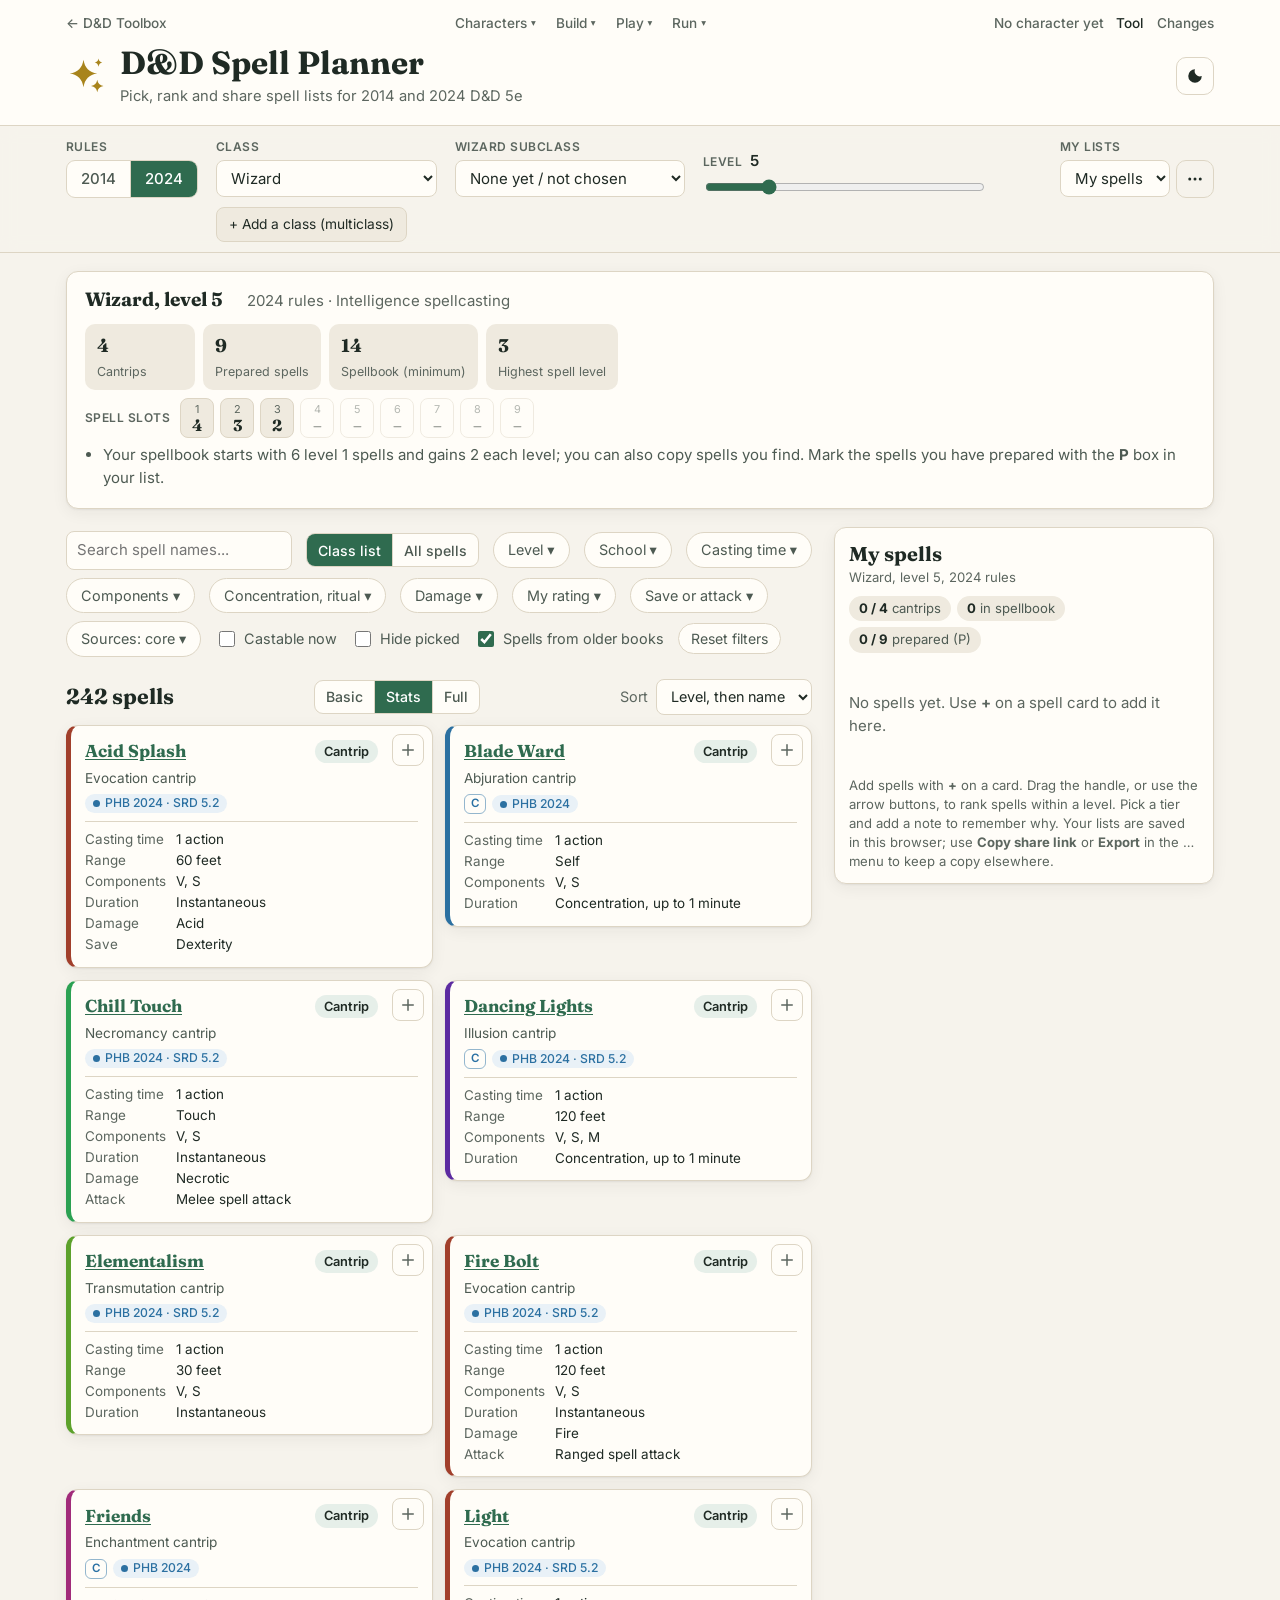
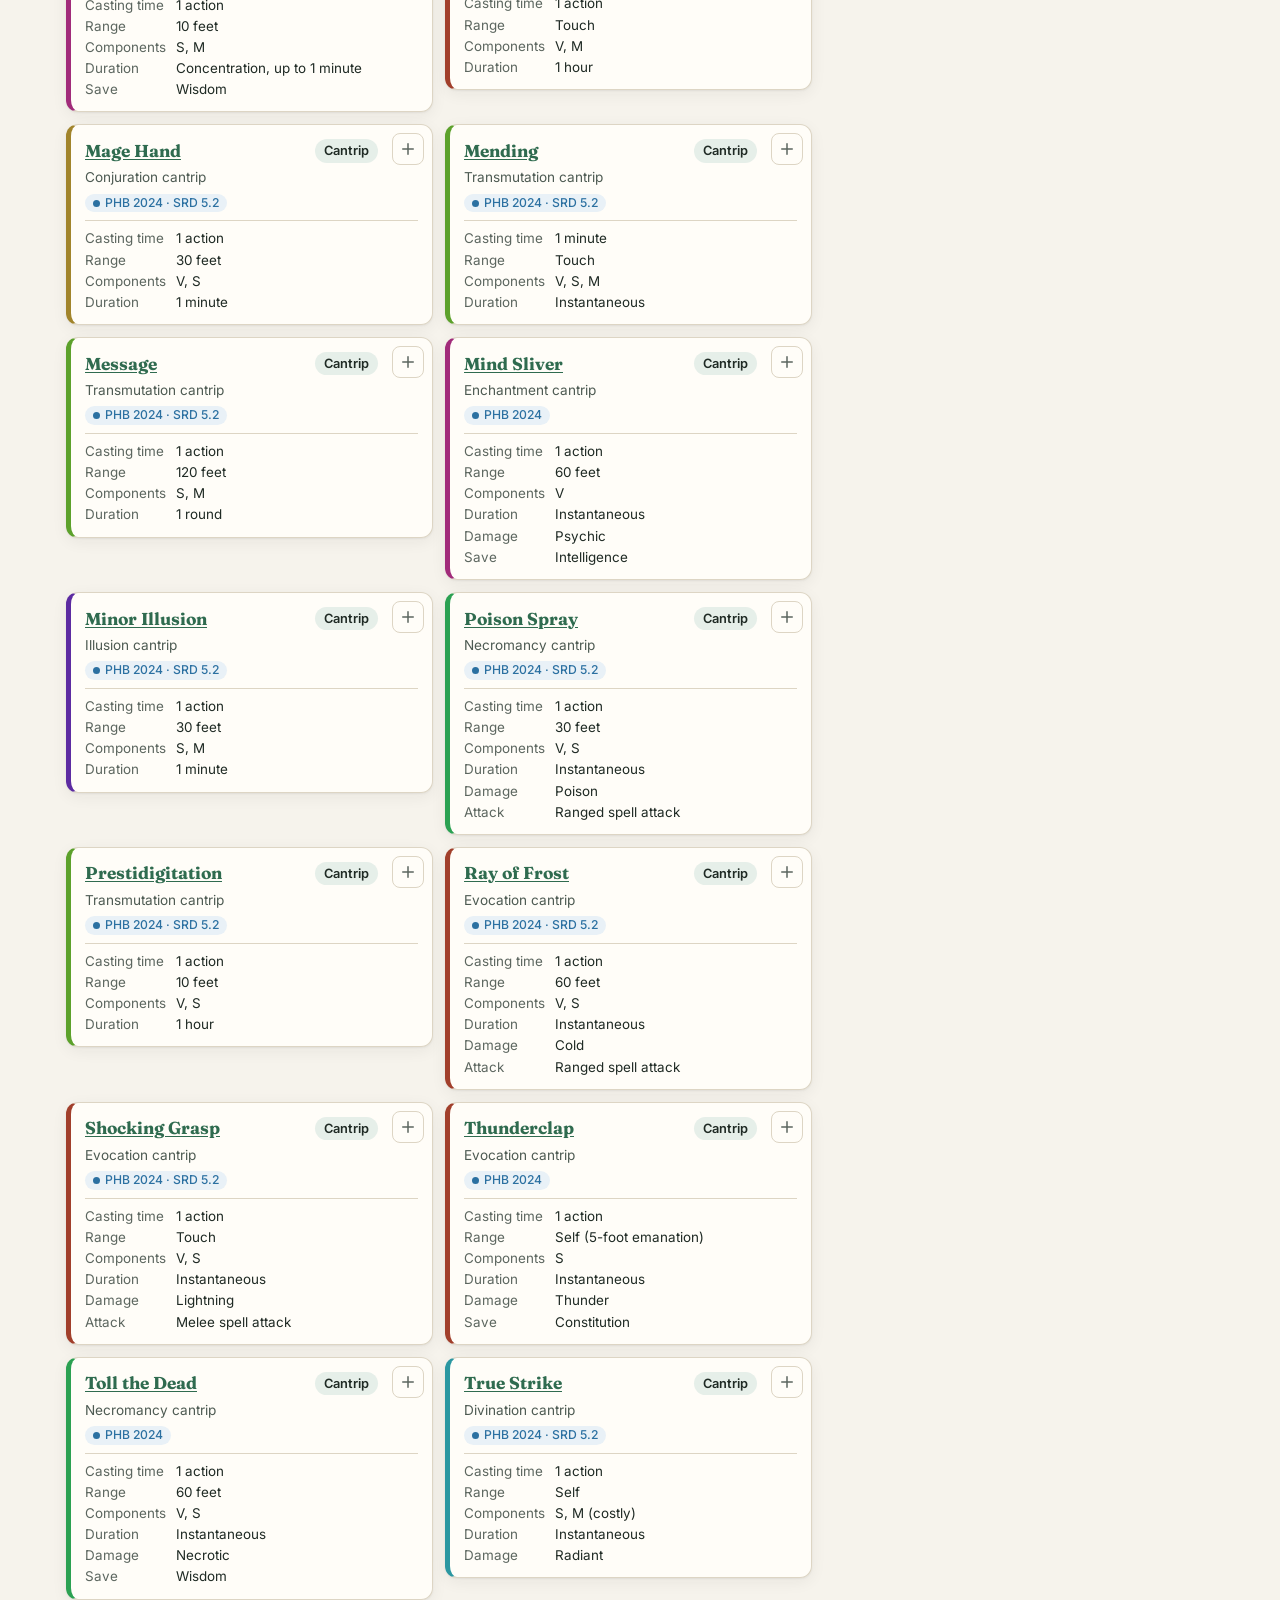
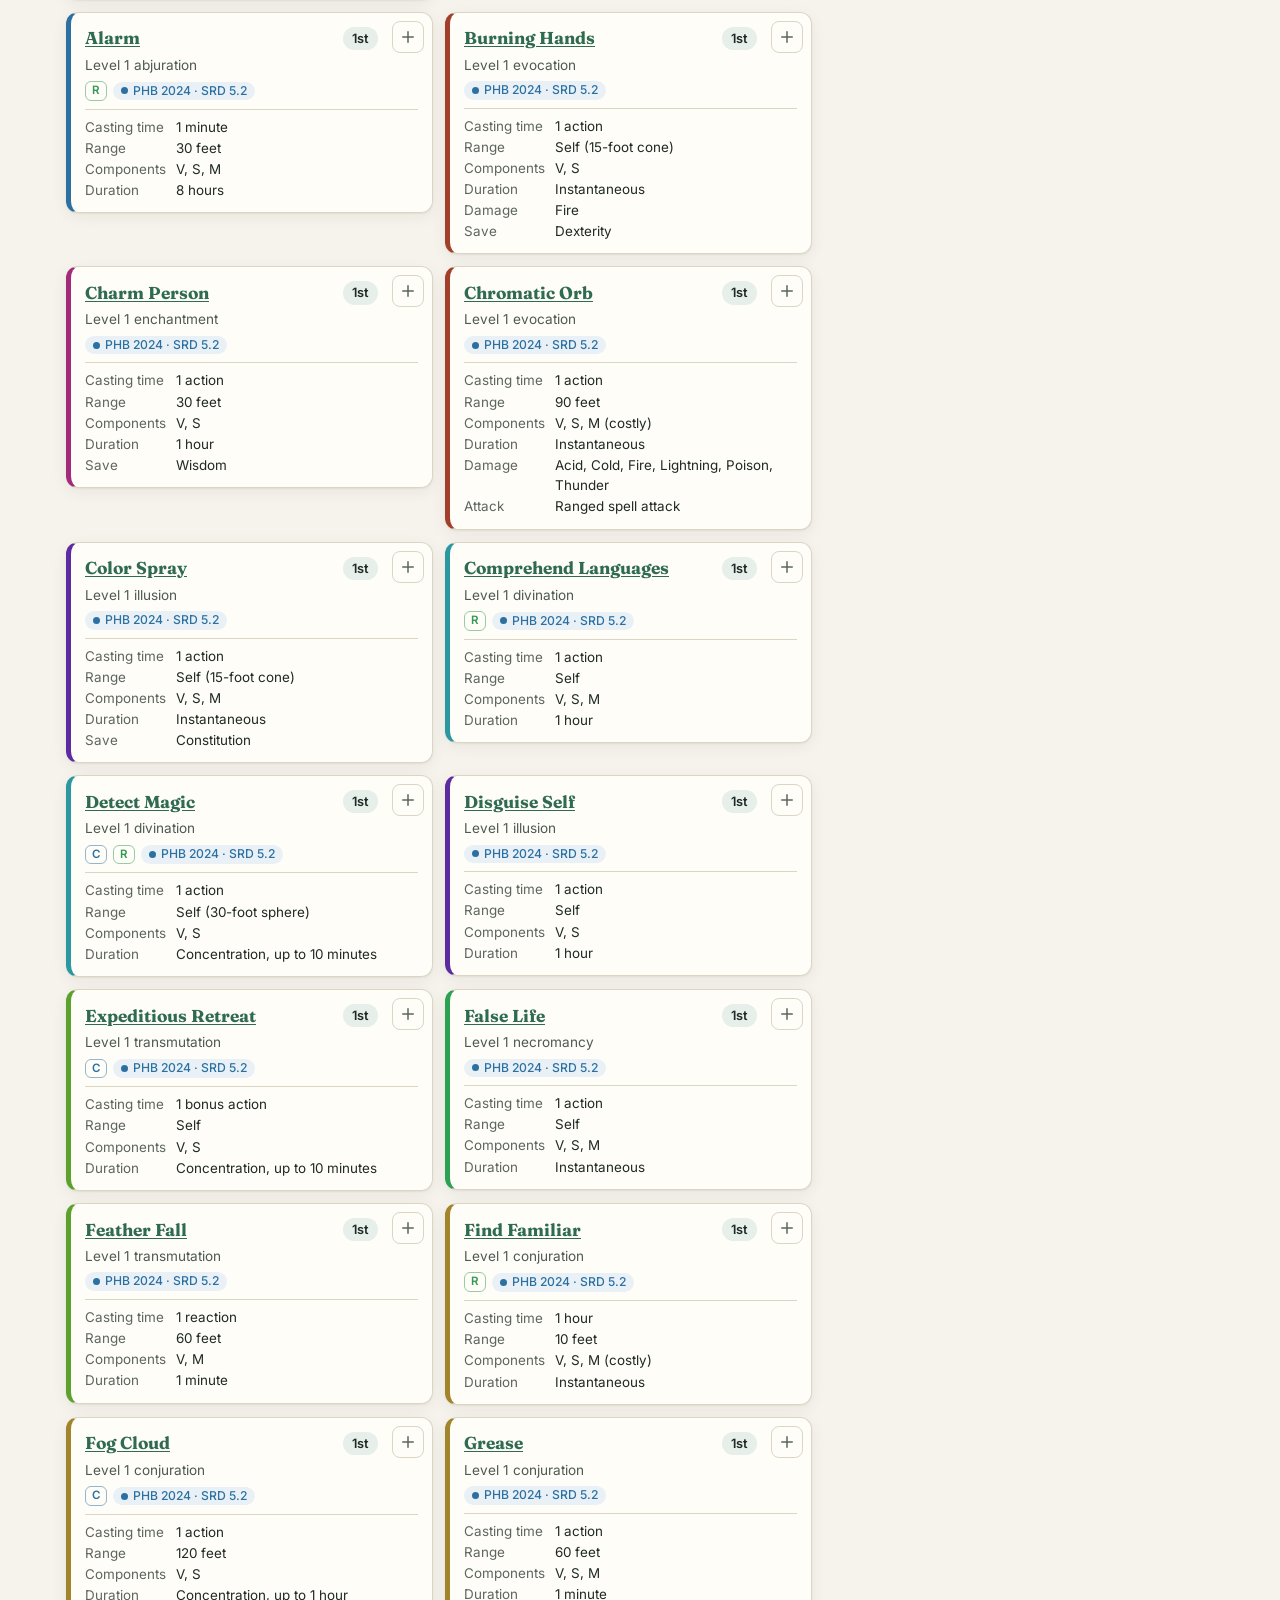
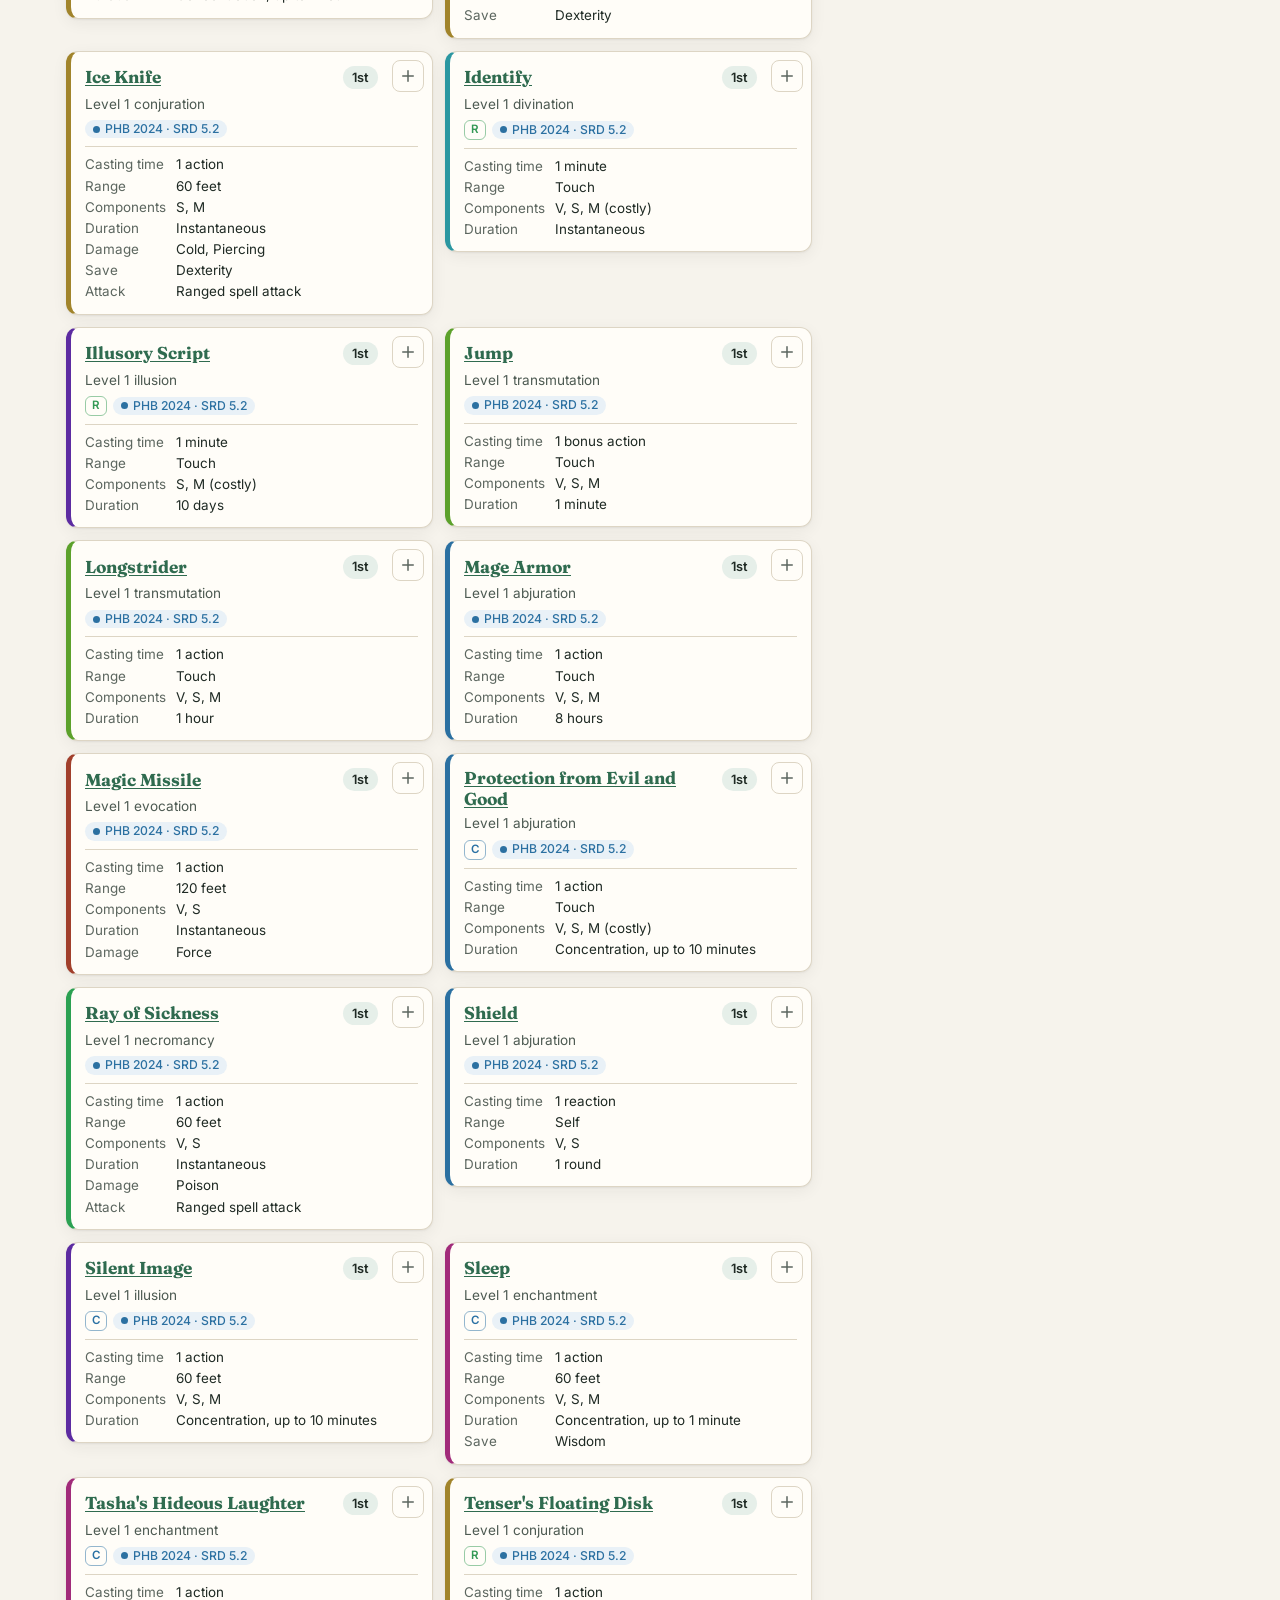
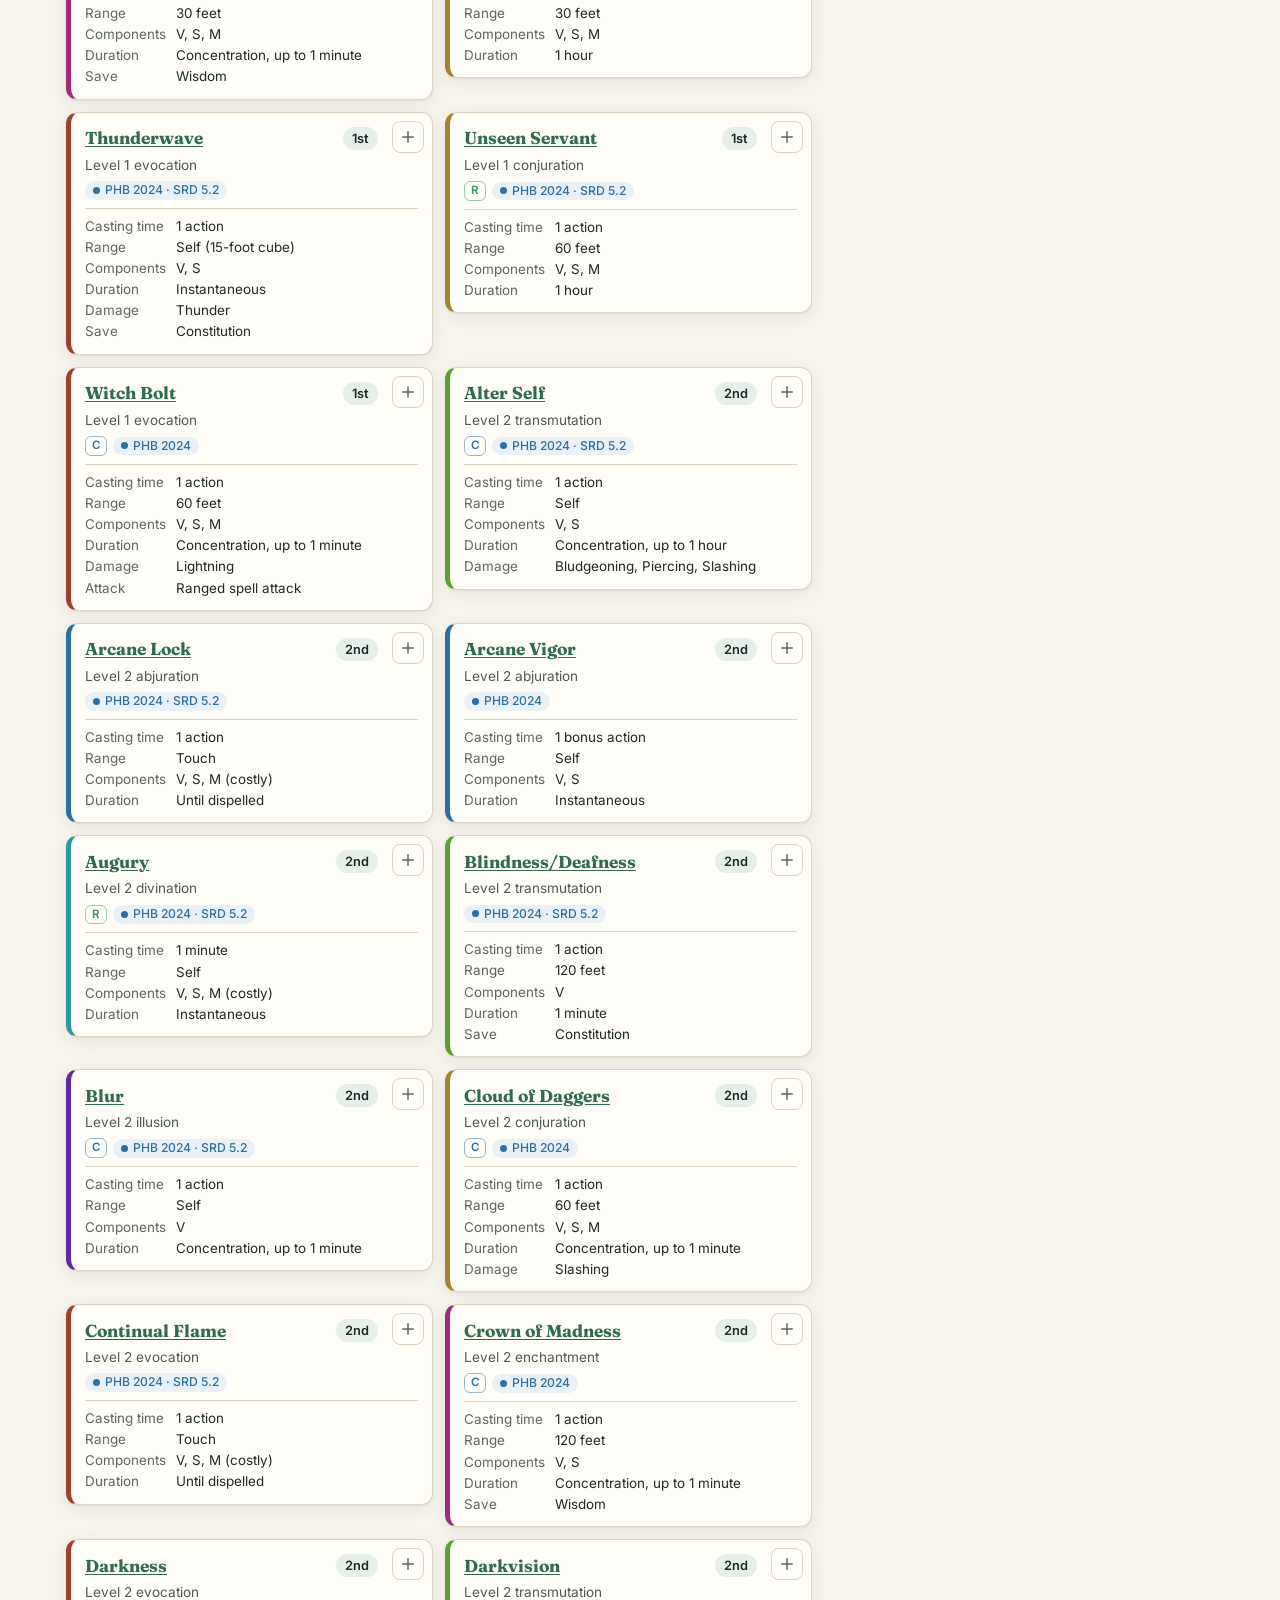
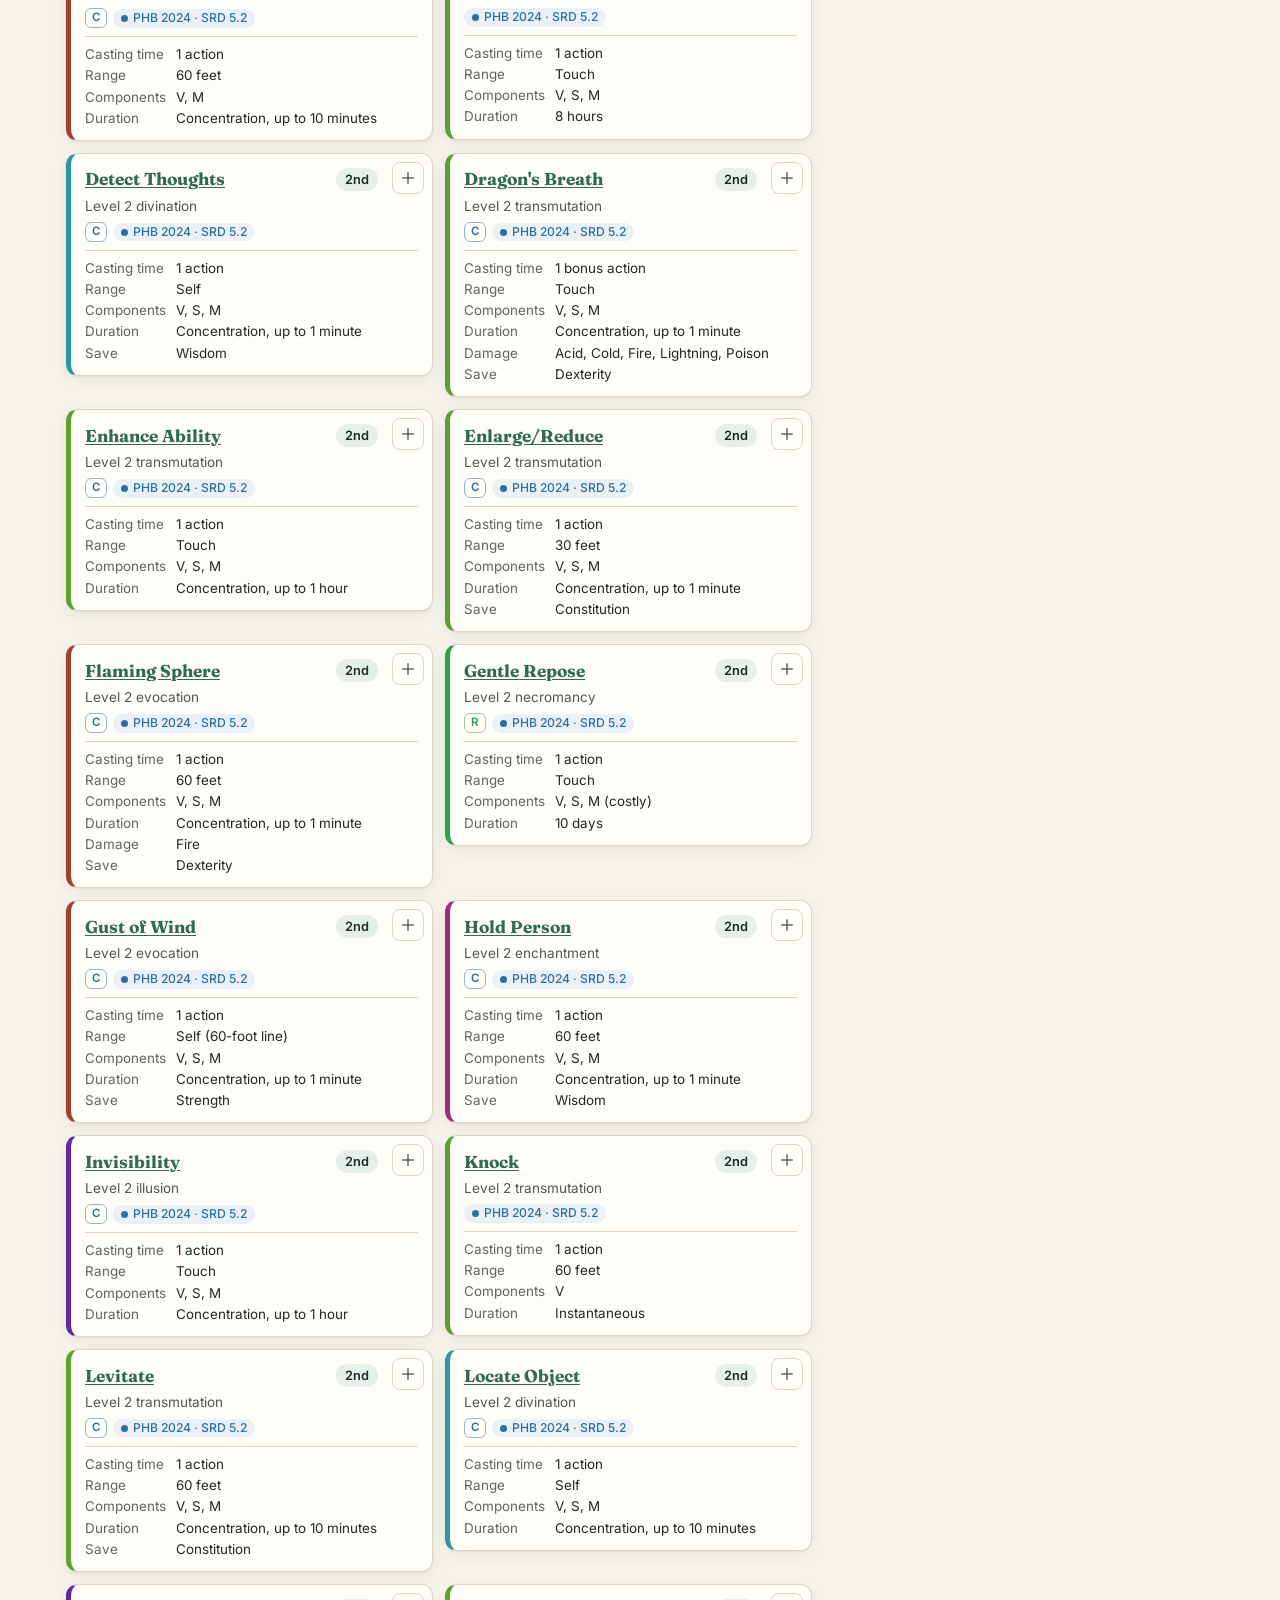
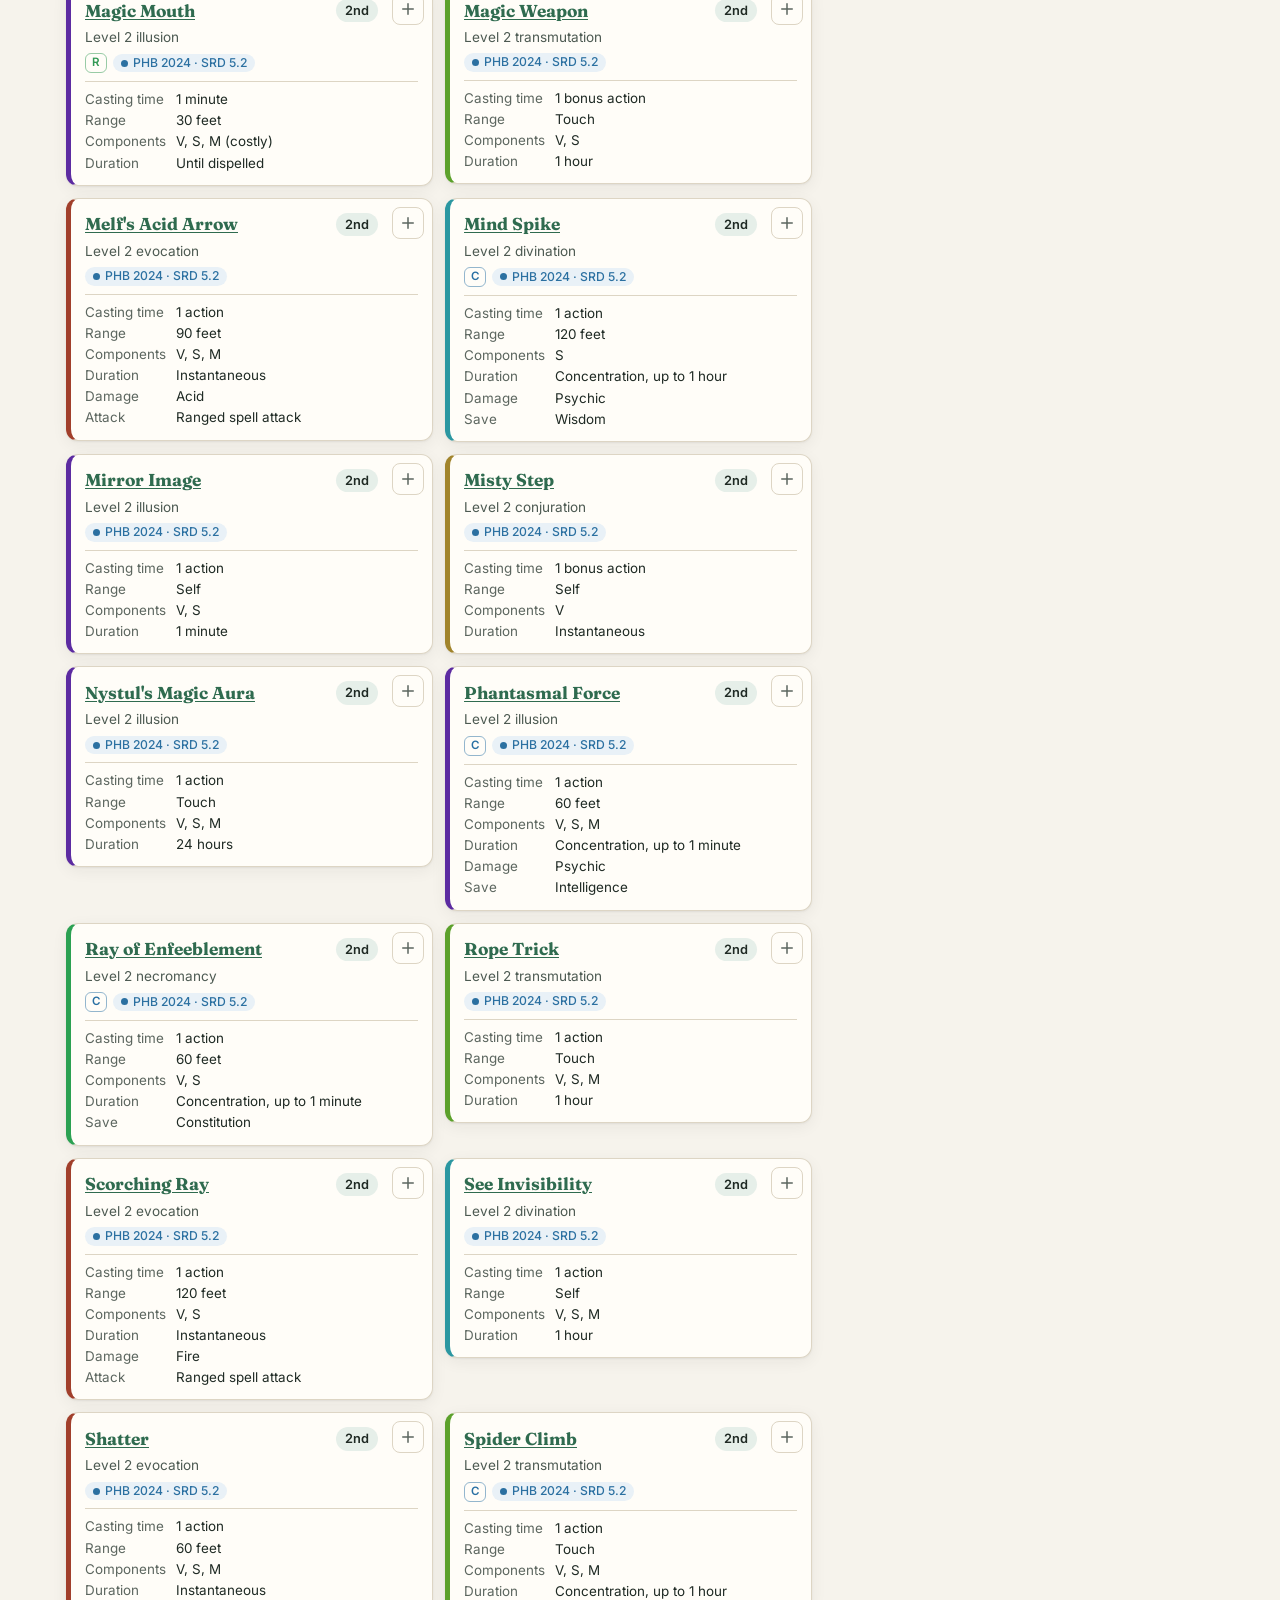
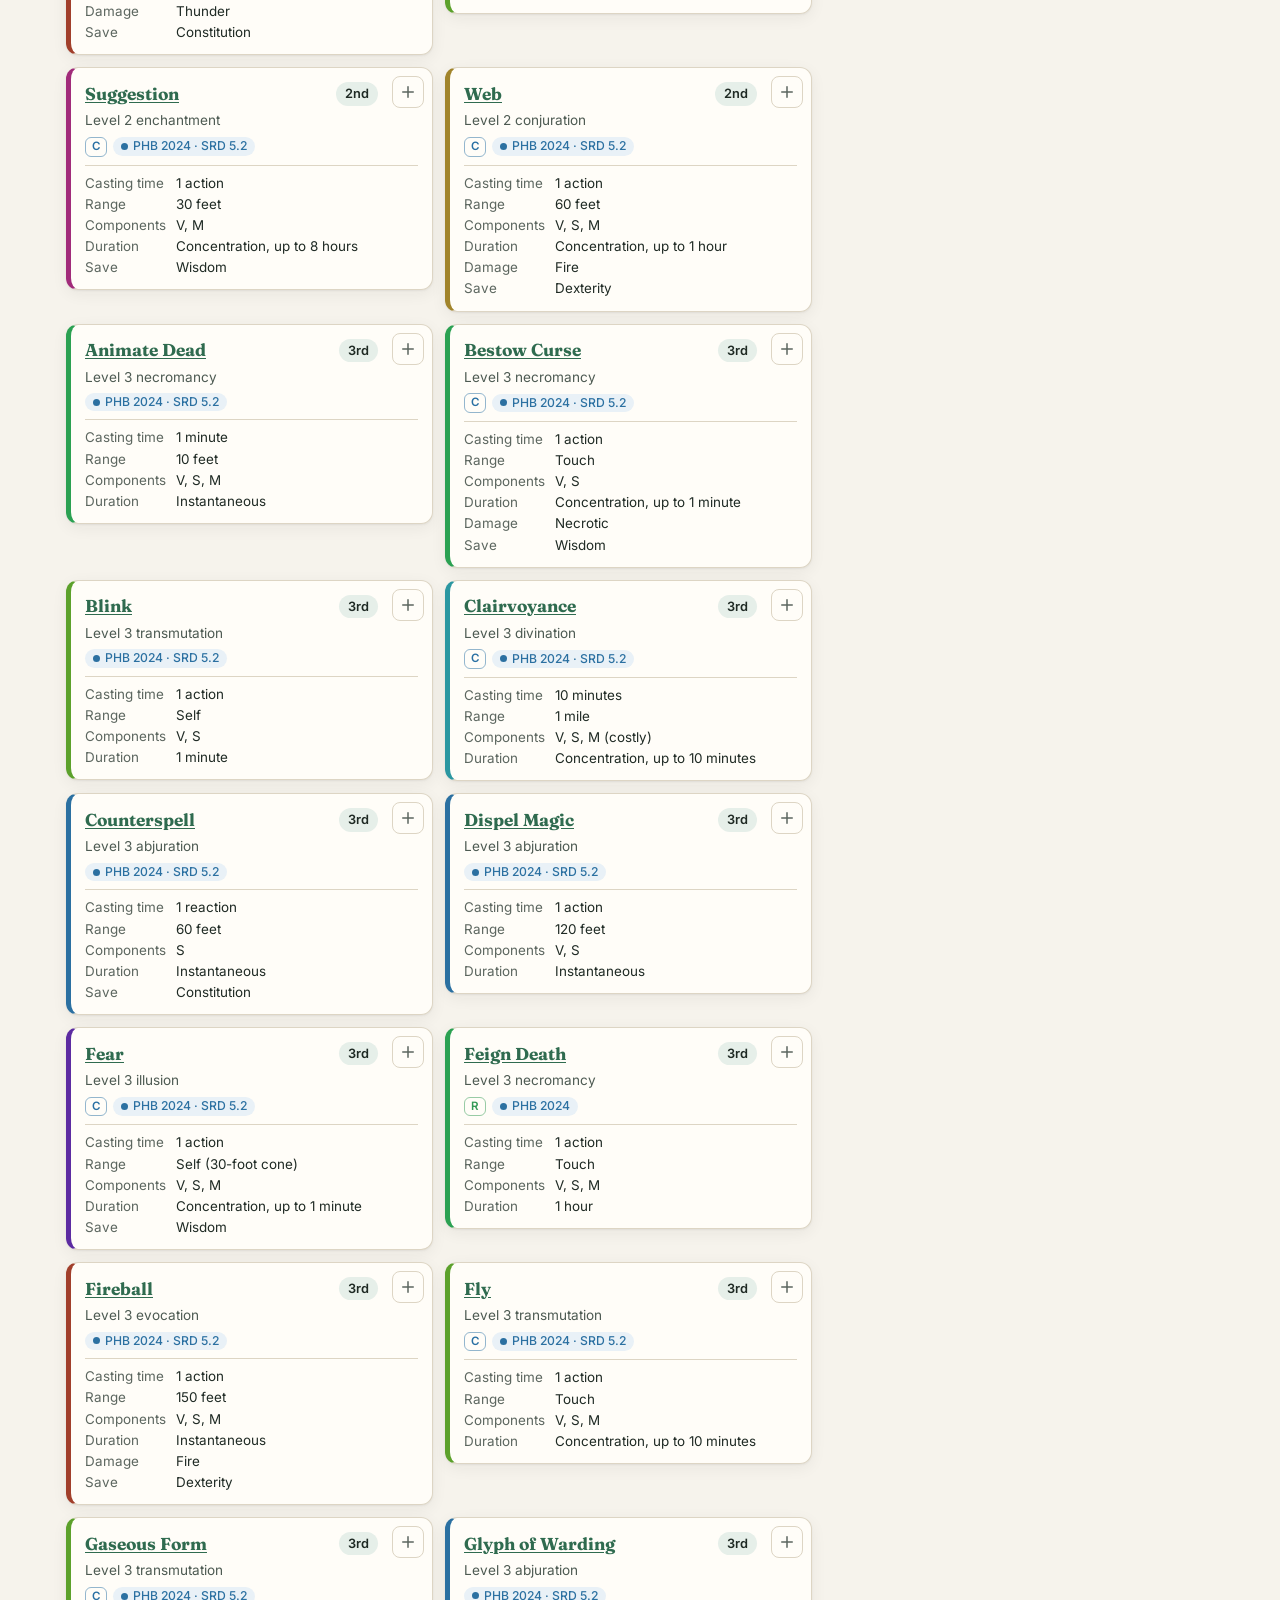
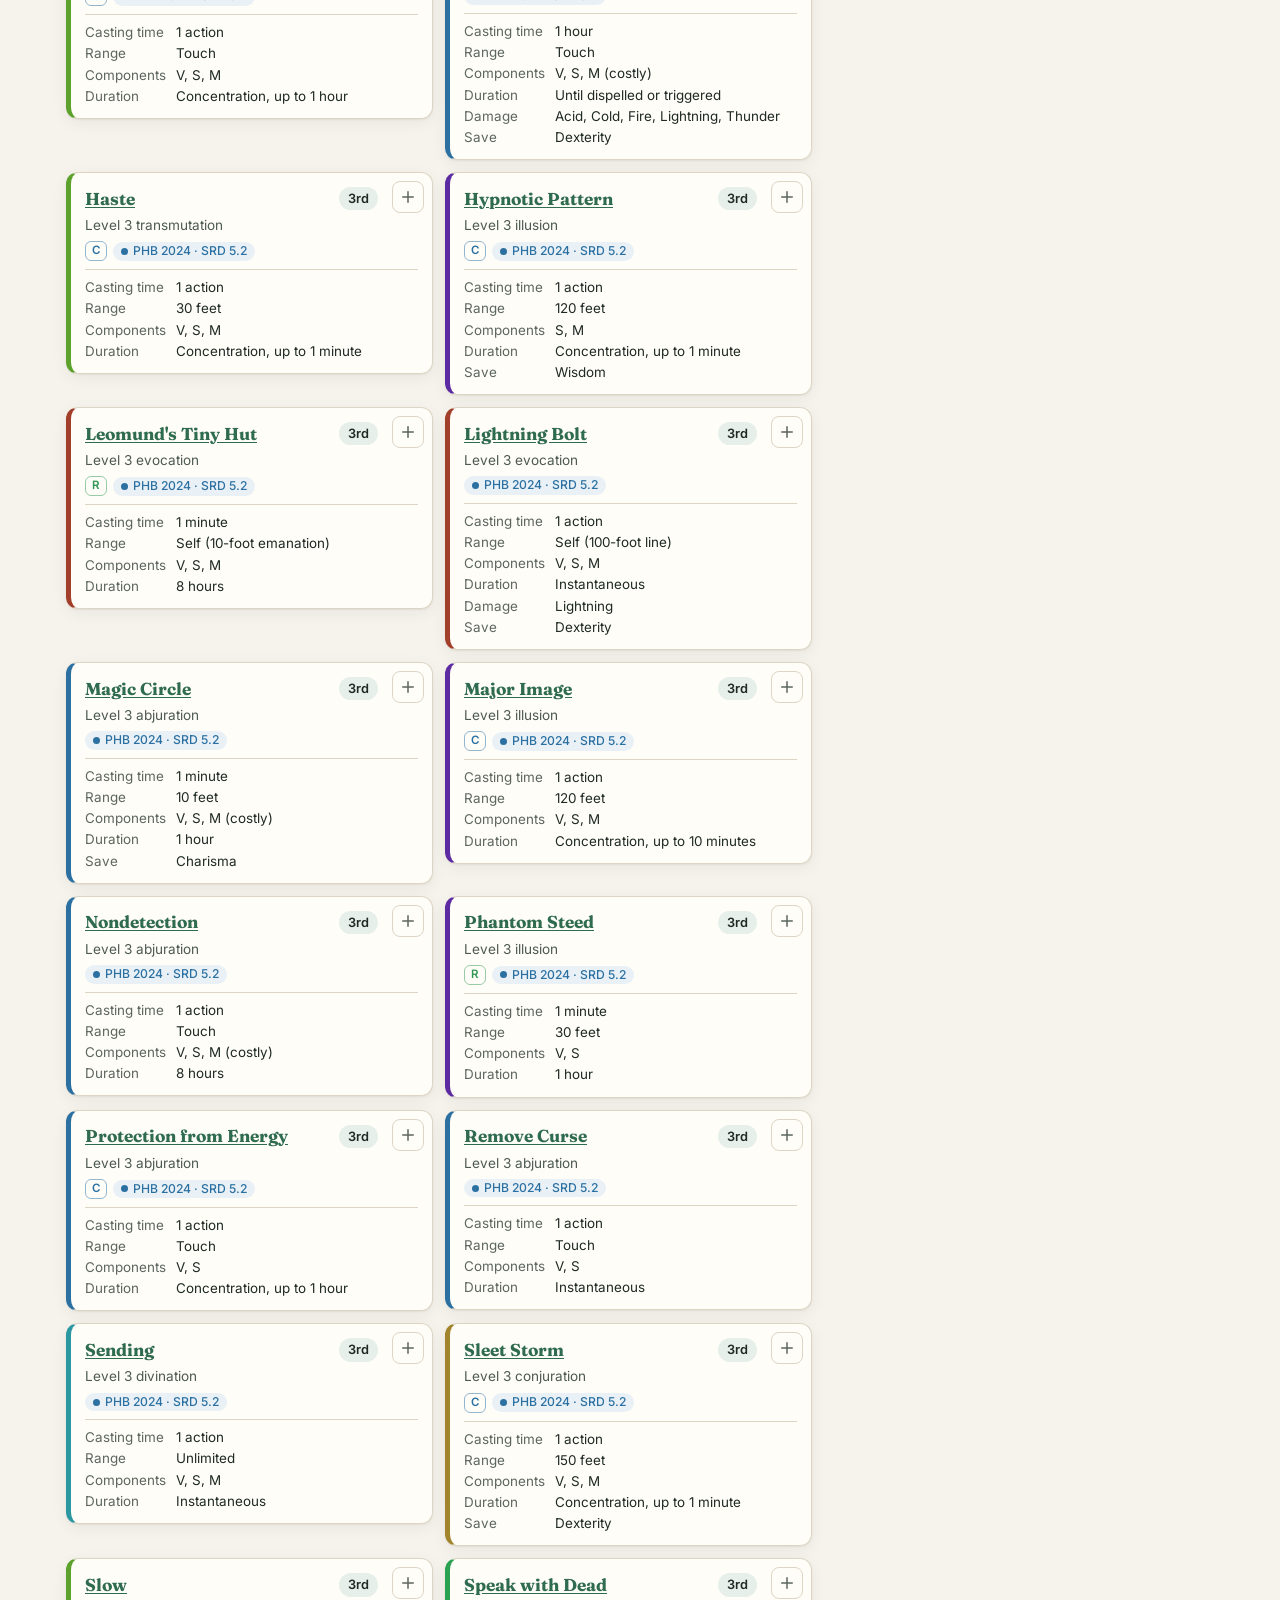
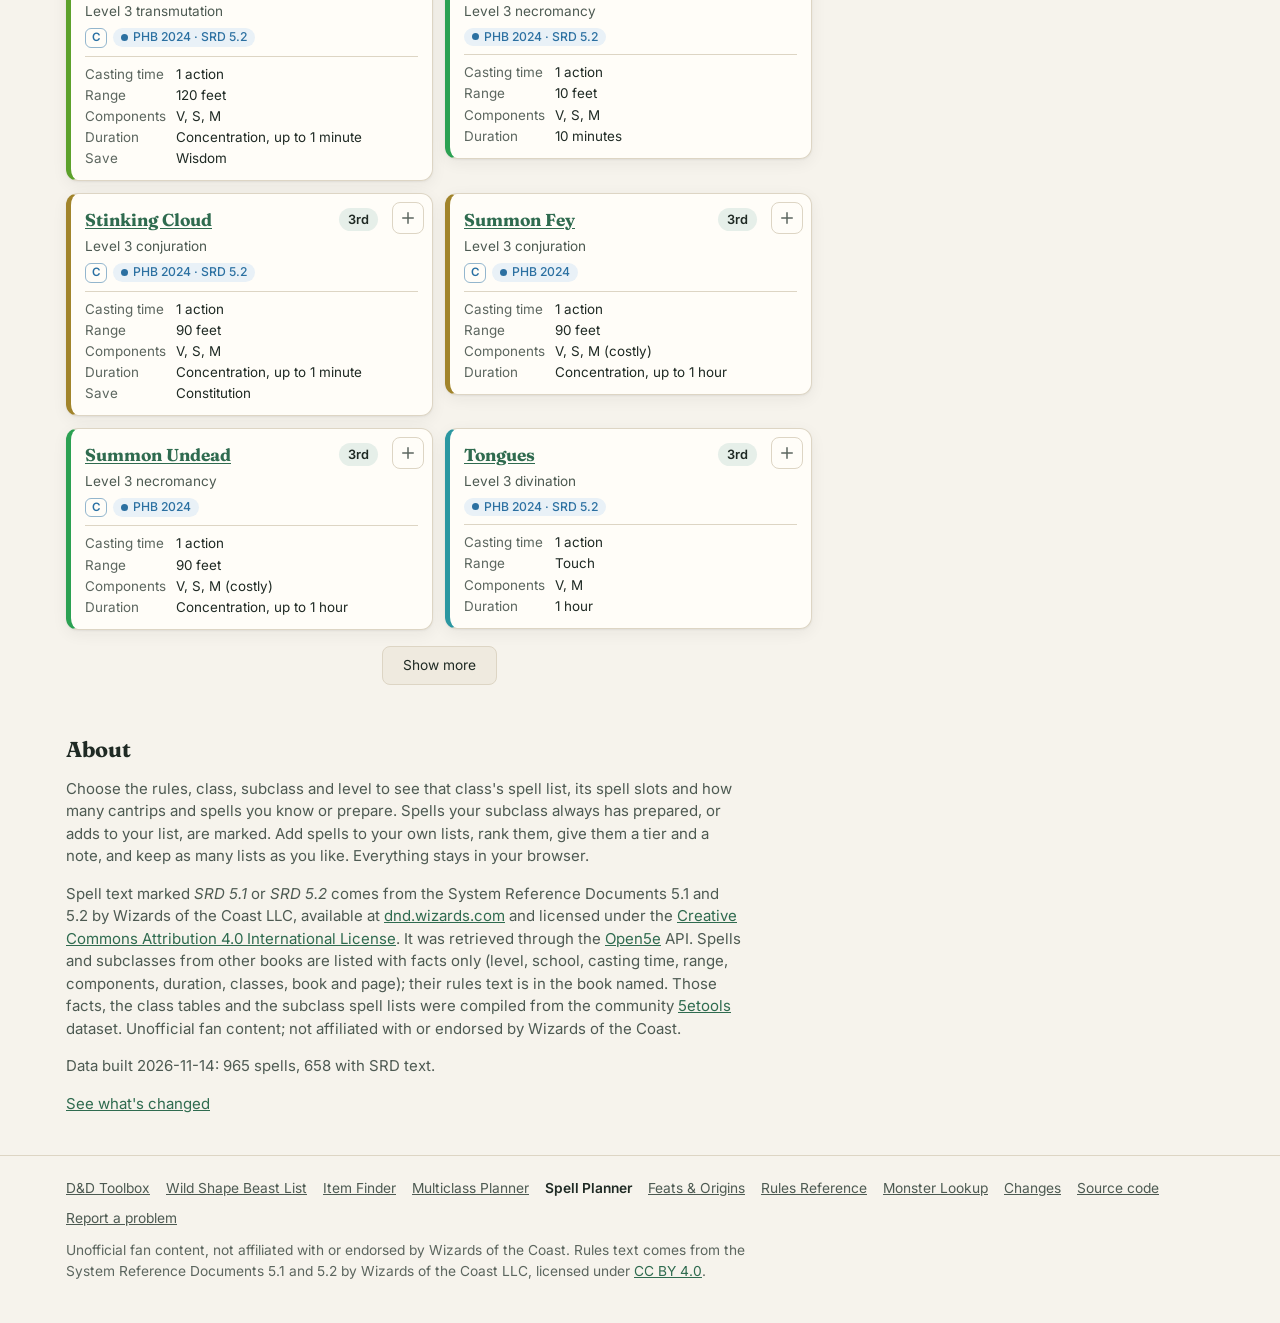
<file: site/index.html>
<!doctype html>
<html lang="en">
<head>
<meta charset="utf-8">
<meta name="viewport" content="width=device-width, initial-scale=1">
<title>D&amp;D Spell Planner</title>
<meta name="description" content="Plan a D&D 5e spell list for 2014 or 2024 rules: class and subclass spell lists, spell slots and known or prepared counts by level, and your own ranked, annotated spell lists you can save and share.">
<meta name="theme-color" content="#f6f3ec" media="(prefers-color-scheme: light)">
<meta name="theme-color" content="#12171a" media="(prefers-color-scheme: dark)">
<link rel="canonical" href="https://wernercd.github.io/dnd-magic/">
<meta property="og:type" content="website">
<meta property="og:site_name" content="D&amp;D Toolbox">
<meta property="og:title" content="D&amp;D Spell Planner">
<meta property="og:description" content="Plan a D&D 5e spell list for 2014 or 2024 rules: class and subclass spell lists, spell slots and known or prepared counts by level, and your own ranked, annotated spell lists you can save and share.">
<meta property="og:url" content="https://wernercd.github.io/dnd-magic/">
<meta property="og:image" content="https://wernercd.github.io/dnd-magic/og.png">
<meta property="og:image:width" content="1200">
<meta property="og:image:height" content="630">
<meta name="twitter:card" content="summary_large_image">
<link rel="manifest" href="manifest.webmanifest">
<link rel="icon" href="icons/favicon-32.png" sizes="32x32" type="image/png">
<link rel="apple-touch-icon" href="icons/apple-touch-icon.png">
<link rel="preconnect" href="https://fonts.googleapis.com">
<link rel="preconnect" href="https://fonts.gstatic.com" crossorigin>
<link href="https://fonts.googleapis.com/css2?family=Fraunces:opsz,wght@9..144,500;9..144,700&family=Inter:wght@400;500;600&display=swap" rel="stylesheet">
<script>try{var t=localStorage.getItem('dnd.theme');if(t==='dark'||t==='light')document.documentElement.dataset.theme=t;}catch(e){}</script>
<link rel="stylesheet" href="styles.css?v=dev">
</head>
<body>
<header class="site-header">
  <div class="wrap hub-bar">
    <a href="https://wernercd.github.io/dnd/">&larr; D&amp;D Toolbox</a>
    <span class="char-pick" id="charPick"></span>
    <nav class="hub-nav" aria-label="Site">
      <a href="./" aria-current="page">Tool</a>
      <a href="changes.html">Changes</a>
    </nav>
  </div>
  <div class="wrap header-inner">
    <div class="brand">
      <svg class="logo" viewBox="0 0 32 32" aria-hidden="true"><path d="M14 3c1 6.5 4.5 10 11 11-6.5 1-10 4.5-11 11-1-6.5-4.5-10-11-11 6.5-1 10-4.5 11-11z"/><path d="M25 19c.5 3 2 4.5 5 5-3 .5-4.5 2-5 5-.5-3-2-4.5-5-5 3-.5 4.5-2 5-5z"/><path d="M26 2c.4 2 1.3 2.9 3 3.2-1.7.4-2.6 1.3-3 3.3-.4-2-1.3-2.9-3-3.3 1.7-.3 2.6-1.2 3-3.2z"/></svg>
      <div>
        <h1>D&amp;D Spell Planner</h1>
        <p class="tagline">Pick, rank and share spell lists for 2014 and 2024 D&amp;D 5e</p>
      </div>
    </div>
    <button id="themeBtn" class="icon-btn" type="button" aria-label="Toggle dark mode" title="Toggle dark mode">
      <svg viewBox="0 0 24 24" aria-hidden="true"><path d="M12 3a9 9 0 1 0 9 9 7 7 0 0 1-9-9z"/></svg>
    </button>
  </div>
</header>

<section class="controls build-bar" aria-label="Character">
  <div class="wrap controls-grid">
    <div class="ctl">
      <span class="ctl-label">Rules</span>
      <div class="seg" role="radiogroup" aria-label="Rules edition">
        <button type="button" role="radio" data-ed="2014">2014</button>
        <button type="button" role="radio" data-ed="2024">2024</button>
      </div>
    </div>
    <div class="class-rows" id="classRows"></div>
    <div class="ctl ctl-lists">
      <label class="ctl-label" for="listSel">My lists</label>
      <div class="profile-row">
        <select id="listSel"></select>
        <details class="pmenu" id="listMenu">
          <summary class="icon-btn" aria-label="List actions" title="List actions"><svg viewBox="0 0 24 24" aria-hidden="true"><circle cx="5" cy="12" r="2"/><circle cx="12" cy="12" r="2"/><circle cx="19" cy="12" r="2"/></svg></summary>
          <div class="pmenu-pop">
            <button type="button" data-act="new">New list</button>
            <button type="button" data-act="rename">Rename this list</button>
            <button type="button" data-act="dup">Duplicate this list</button>
            <button type="button" data-act="clear">Remove all spells from this list</button>
            <button type="button" data-act="delete">Delete this list</button>
            <hr>
            <button type="button" data-act="savechar">Save as a shared character</button>
            <button type="button" data-act="print">Print my spell sheet</button>
            <button type="button" data-act="share">Copy share link</button>
            <button type="button" data-act="export">Export all lists (JSON)</button>
            <button type="button" data-act="import">Import lists (JSON)</button>
          </div>
        </details>
      </div>
      <input type="file" id="importFile" accept="application/json,.json" hidden>
    </div>
  </div>
</section>

<main class="wrap">
  <p id="notice" class="notice" role="status" hidden></p>
  <p id="impOffer" class="notice impoffer" role="status" hidden></p>

  <section class="rules-card" id="rulesCard" aria-labelledby="rulesTitle">
    <div class="rules-top"><h2 id="rulesTitle">Spellcasting</h2><span class="muted" id="rulesSub"></span></div>
    <div class="stats" id="stats"></div>
    <div id="mcTable"></div>
    <div class="slots" id="slots"></div>
    <ul id="rulesNotes"></ul>
  </section>

  <div class="tabs" role="tablist" aria-label="View">
    <button type="button" role="tab" id="tabBrowse" aria-controls="browse" aria-selected="true">Browse spells</button>
    <button type="button" role="tab" id="tabMine" aria-controls="mine" aria-selected="false">My list <span id="tabCount" class="n"></span></button>
  </div>

  <div class="layout">
    <section class="browse" id="browse" role="tabpanel" aria-labelledby="tabBrowse">
      <div class="filters spell-filters">
        <input type="search" id="search" placeholder="Search spell names..." aria-label="Search spells">
        <div class="seg seg-sm" role="radiogroup" aria-label="Which spells">
          <button type="button" role="radio" data-scope="class" title="Spells on this class and subclass list">Class list</button>
          <button type="button" role="radio" data-scope="all" title="Every spell for these rules (for feats, Magical Secrets and the like)">All spells</button>
        </div>
        <select id="onlyCls" aria-label="Which class list" hidden></select>
        <span id="menus" class="menus"></span>
        <details class="srcpick" id="srcPick">
          <summary id="srcSum">Sources</summary>
          <div class="srcpop">
            <input type="search" id="srcQ" placeholder="Find a book..." aria-label="Filter sources">
            <div class="srcbtns"><button type="button" id="srcCore">Core books</button><button type="button" id="srcAll">Select all</button><button type="button" id="srcNone">Clear all</button><button type="button" id="srcShown">Only matches</button></div>
            <div id="srcList" class="srclist"></div>
          </div>
        </details>
        <label class="tog" title="Hide spells of a level you cannot cast yet"><input type="checkbox" id="castable"> Castable now</label>
        <label class="tog" title="Hide spells already on your list"><input type="checkbox" id="hidePicked"> Hide picked</label>
        <label class="tog" id="optTogWrap"><input type="checkbox" id="optTog"> <span id="optTogText">Tasha's optional spells</span></label>
        <button type="button" class="chip" id="resetBtn">Reset filters</button>
      </div>
      <div class="results-head">
        <h2 id="count">Spells</h2>
        <div class="view-ctl">
          <div class="seg seg-sm" role="radiogroup" aria-label="Card detail">
            <button type="button" role="radio" data-detail="basic" title="Name, level, school and tags">Basic</button>
            <button type="button" role="radio" data-detail="stats" title="Add casting time, range, components, duration, damage and save">Stats</button>
            <button type="button" role="radio" data-detail="full" title="Full SRD text on every card">Full</button>
          </div>
        </div>
        <div class="sort">
          <label for="sort">Sort</label>
          <select id="sort">
            <option value="level">Level, then name</option>
            <option value="name">Name</option>
            <option value="school">School</option>
            <option value="src">Source</option>
            <option value="rate">My rating</option>
          </select>
        </div>
      </div>
      <div id="list" class="list" data-reveal></div>
      <p id="empty" class="empty" hidden>No spells match. Try clearing a filter, switching to <b>All spells</b>, or another rules edition.</p>
      <p class="more-row"><button type="button" class="btn" id="moreBtn" hidden>Show more</button></p>
    </section>

    <aside class="mine" id="mine" role="tabpanel" aria-labelledby="tabMine">
      <div class="mine-inner">
        <div class="mine-head">
          <h2 id="mineTitle">My list</h2>
          <p class="muted small" id="mineSub"></p>
          <div class="counts" id="counts"></div>
        </div>
        <div id="groups"></div>
        <section class="mine-charts" id="mineCharts" aria-labelledby="chLvH" hidden>
          <h3 id="chLvH">Spells by level</h3>
          <div id="chLevels"></div>
          <h3 id="chRtH" hidden>My ratings</h3>
          <div id="chRates" hidden></div>
        </section>
        <p class="small muted mine-help">Add spells with <b>+</b> on a card. Drag the handle, or use the arrow buttons, to rank spells within a level. Pick a tier and add a note to remember why. Your lists are saved in this browser; use <b>Copy share link</b> or <b>Export</b> in the &hellip; menu to keep a copy elsewhere.</p>
      </div>
    </aside>
  </div>

  <section class="about" id="about">
    <h2>About</h2>
    <p>Choose the rules, class, subclass and level to see that class's spell list, its spell slots and how many cantrips and spells you know or prepare. Spells your subclass always has prepared, or adds to your list, are marked. Add spells to your own lists, rank them, give them a tier and a note, and keep as many lists as you like. Everything stays in your browser.</p>
    <p>Spell text marked <em>SRD 5.1</em> or <em>SRD 5.2</em> comes from the System Reference Documents 5.1 and 5.2 by Wizards of the Coast LLC, available at <a href="https://dnd.wizards.com/resources/systems-reference-document" rel="noopener">dnd.wizards.com</a> and licensed under the <a href="https://creativecommons.org/licenses/by/4.0/legalcode" rel="noopener">Creative Commons Attribution 4.0 International License</a>. It was retrieved through the <a href="https://open5e.com" rel="noopener">Open5e</a> API. Spells and subclasses from other books are listed with facts only (level, school, casting time, range, components, duration, classes, book and page); their rules text is in the book named. Those facts, the class tables and the subclass spell lists were compiled from the community <a href="https://github.com/5etools-mirror-3/5etools-src" rel="noopener">5etools</a> dataset. Unofficial fan content; not affiliated with or endorsed by Wizards of the Coast.</p>
    <p class="muted" id="generated"></p>
    <p><a href="changes.html">See what's changed</a></p>
  </section>
</main>

<footer class="site-footer">
  <div class="wrap">
    <ul class="foot-links">
      <li><a href="https://wernercd.github.io/dnd/">D&amp;D Toolbox</a></li>
      <li><a href="https://wernercd.github.io/dnd-druid-wildshapes/">Wild Shape Beast List</a></li>
      <li><a href="https://wernercd.github.io/dnd-items/">Item Finder</a></li>
      <li><a href="https://wernercd.github.io/dnd-multiclass-planner/">Multiclass Planner</a></li>
      <li><a href="https://wernercd.github.io/dnd-magic/" aria-current="page">Spell Planner</a></li>
      <li><a href="https://wernercd.github.io/dnd-feats/">Feats &amp; Origins</a></li>
      <li><a href="https://wernercd.github.io/dnd-rules/">Rules Reference</a></li>
      <li><a href="https://wernercd.github.io/dnd-monsters/">Monster Lookup</a></li>
      <li><a href="changes.html">Changes</a></li>
      <li><a href="https://github.com/WernerCD/dnd-magic" rel="noopener">Source code</a></li>
      <li><a href="https://github.com/WernerCD/dnd-magic/issues" rel="noopener">Report a problem</a></li>
    </ul>
    <p>Unofficial fan content, not affiliated with or endorsed by Wizards of the Coast. Rules text comes from the System Reference Documents 5.1 and 5.2 by Wizards of the Coast LLC, licensed under <a href="https://creativecommons.org/licenses/by/4.0/legalcode" rel="noopener">CC BY 4.0</a>.</p>
  </div>
</footer>

<dialog id="detail" aria-labelledby="dTitle">
  <div class="dlg">
    <button type="button" class="icon-btn close" id="closeDlg" aria-label="Close">
      <svg viewBox="0 0 24 24" aria-hidden="true"><path d="M6 6l12 12M18 6L6 18"/></svg>
    </button>
    <div id="dBody"></div>
  </div>
</dialog>

<script>try{window.DM_CHAR_Q=new URLSearchParams(location.search).get('char');}catch(e){}</script>
<script src="character.js?v=dev"></script>
<script src="sources.js?v=dev"></script>
<script src="chart.js?v=dev"></script>
<script src="app.js?v=dev"></script>
<script src="theme.js?v=dev"></script>
<script src="nav.js?v=dev"></script>
<script src="version.js?v=dev"></script>
<script src="offline.js?v=dev"></script>
<script src="dice.js?v=dev"></script>
<script src="links.js?v=dev"></script>
<script src="motion.js?v=dev" defer></script><script src="ui.js?v=dev" defer></script>
</body>
</html>
</file>
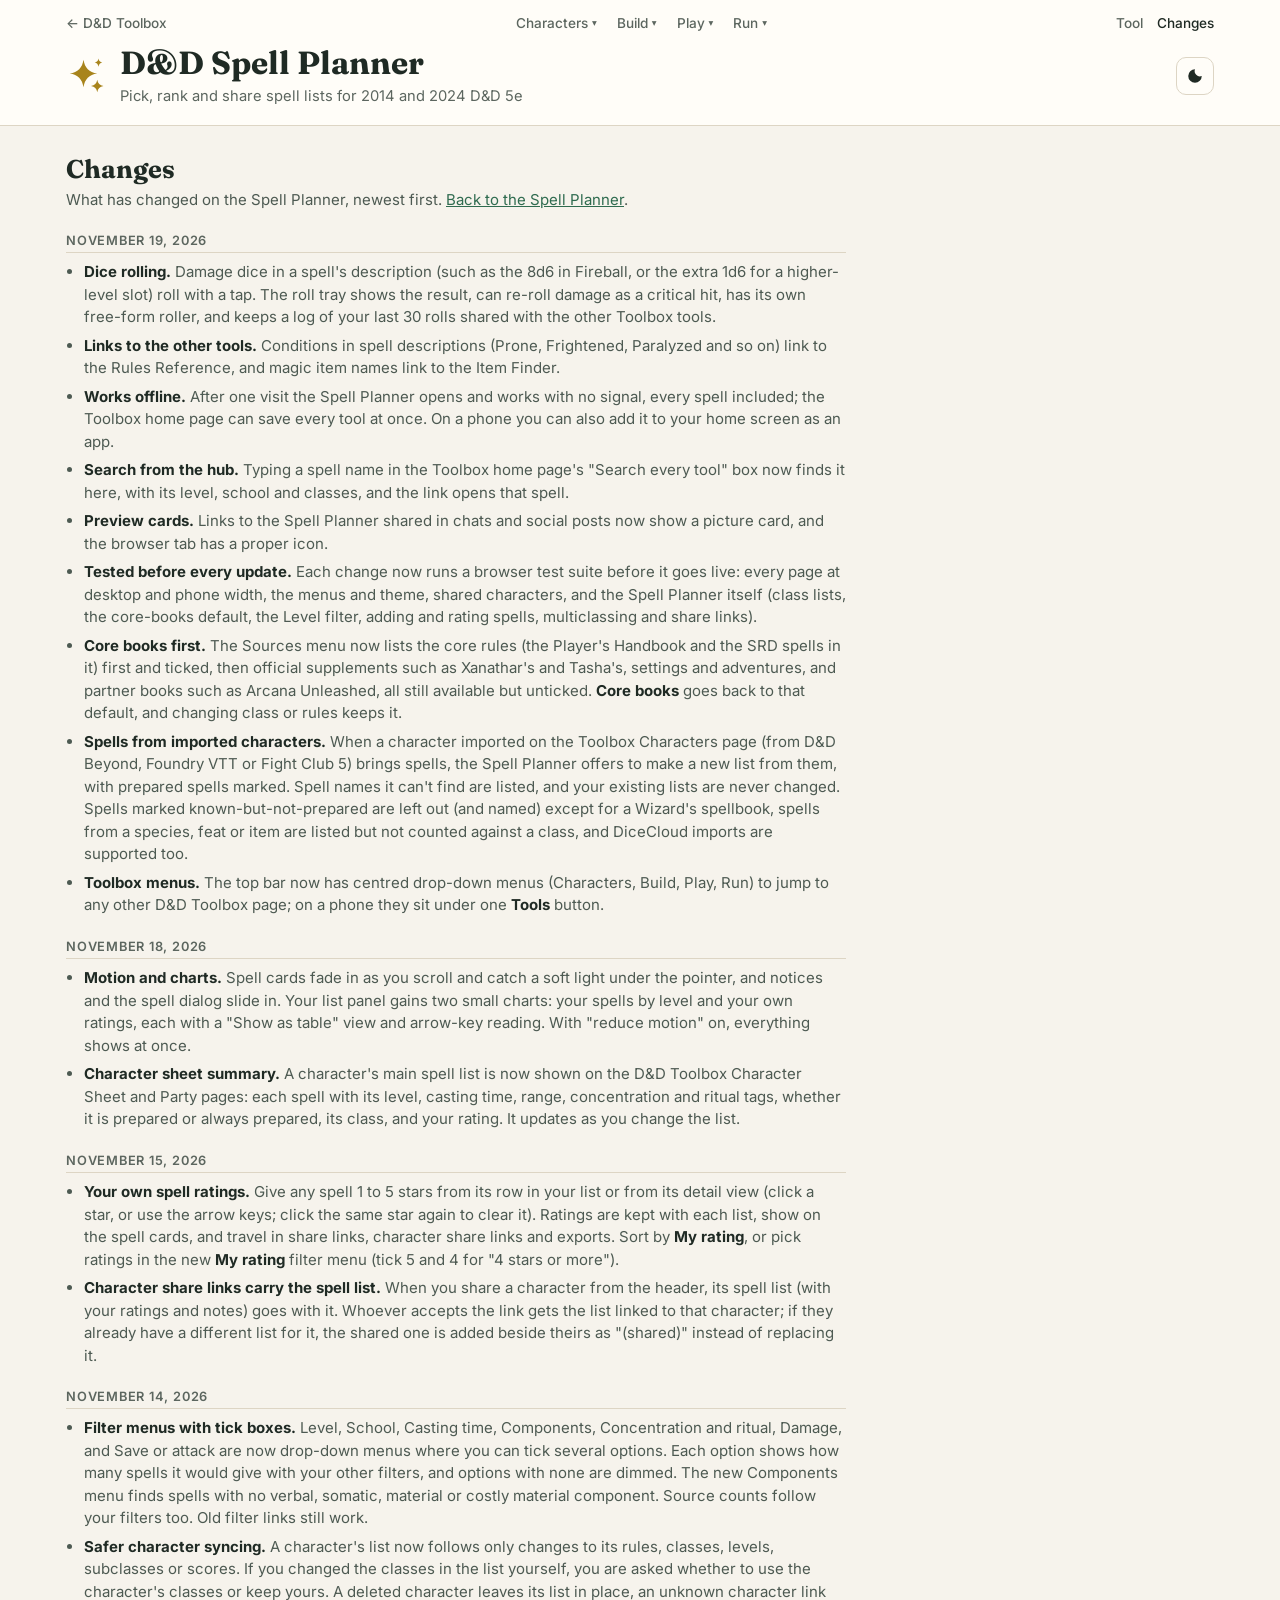
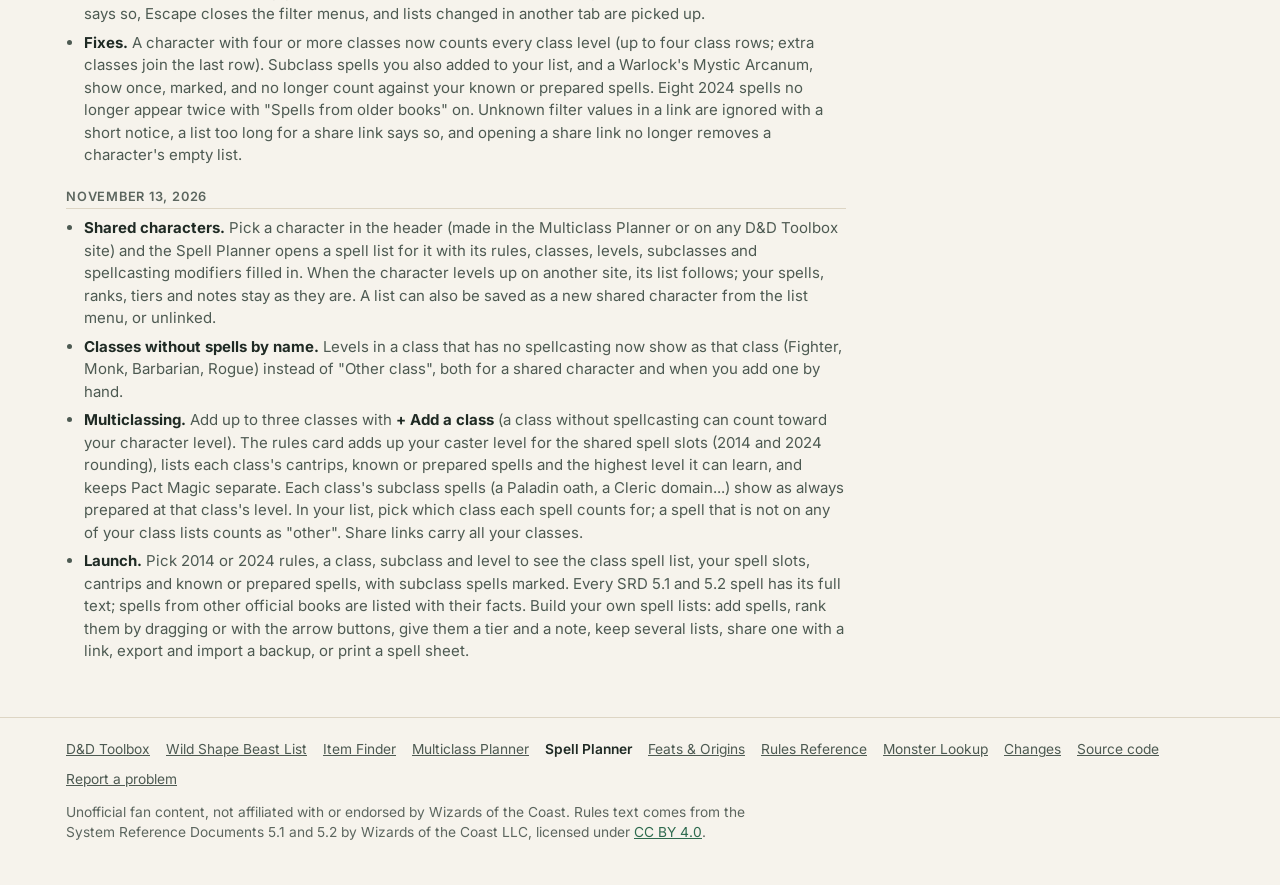
<file: site/changes.html>
<!doctype html>
<html lang="en">
<head>
<meta charset="utf-8">
<meta name="viewport" content="width=device-width, initial-scale=1">
<title>Changes &middot; D&amp;D Spell Planner</title>
<meta name="description" content="What has changed on the D&amp;D Spell Planner.">
<meta name="theme-color" content="#f6f3ec" media="(prefers-color-scheme: light)">
<meta name="theme-color" content="#12171a" media="(prefers-color-scheme: dark)">
<link rel="canonical" href="https://wernercd.github.io/dnd-magic/changes.html">
<meta property="og:type" content="website">
<meta property="og:site_name" content="D&amp;D Toolbox">
<meta property="og:title" content="Changes &middot; D&amp;D Spell Planner">
<meta property="og:description" content="What has changed on the D&amp;D Spell Planner.">
<meta property="og:url" content="https://wernercd.github.io/dnd-magic/changes.html">
<meta property="og:image" content="https://wernercd.github.io/dnd-magic/og.png">
<meta property="og:image:width" content="1200">
<meta property="og:image:height" content="630">
<meta name="twitter:card" content="summary_large_image">
<link rel="manifest" href="manifest.webmanifest">
<link rel="icon" href="icons/favicon-32.png" sizes="32x32" type="image/png">
<link rel="apple-touch-icon" href="icons/apple-touch-icon.png">
<link rel="preconnect" href="https://fonts.googleapis.com">
<link rel="preconnect" href="https://fonts.gstatic.com" crossorigin>
<link href="https://fonts.googleapis.com/css2?family=Fraunces:opsz,wght@9..144,500;9..144,700&family=Inter:wght@400;500;600&display=swap" rel="stylesheet">
<script>try{var t=localStorage.getItem('dnd.theme');if(t==='dark'||t==='light')document.documentElement.dataset.theme=t;}catch(e){}</script>
<link rel="stylesheet" href="styles.css?v=dev">
</head>
<body>
<header class="site-header">
  <div class="wrap hub-bar">
    <a href="https://wernercd.github.io/dnd/">&larr; D&amp;D Toolbox</a>
    <nav class="hub-nav" aria-label="Site">
      <a href="./">Tool</a>
      <a href="changes.html" aria-current="page">Changes</a>
    </nav>
  </div>
  <div class="wrap header-inner">
    <div class="brand">
      <svg class="logo" viewBox="0 0 32 32" aria-hidden="true"><path d="M14 3c1 6.5 4.5 10 11 11-6.5 1-10 4.5-11 11-1-6.5-4.5-10-11-11 6.5-1 10-4.5 11-11z"/><path d="M25 19c.5 3 2 4.5 5 5-3 .5-4.5 2-5 5-.5-3-2-4.5-5-5 3-.5 4.5-2 5-5z"/><path d="M26 2c.4 2 1.3 2.9 3 3.2-1.7.4-2.6 1.3-3 3.3-.4-2-1.3-2.9-3-3.3 1.7-.3 2.6-1.2 3-3.2z"/></svg>
      <div>
        <h1><a href="./">D&amp;D Spell Planner</a></h1>
        <p class="tagline">Pick, rank and share spell lists for 2014 and 2024 D&amp;D 5e</p>
      </div>
    </div>
    <button id="themeBtn" class="icon-btn" type="button" aria-label="Toggle dark mode" title="Toggle dark mode">
      <svg viewBox="0 0 24 24" aria-hidden="true"><path d="M12 3a9 9 0 1 0 9 9 7 7 0 0 1-9-9z"/></svg>
    </button>
  </div>
</header>

<main class="wrap changes">
  <h2>Changes</h2>
  <p class="intro">What has changed on the Spell Planner, newest first. <a href="./">Back to the Spell Planner</a>.</p>
  <section class="change-day">
    <h3><time datetime="2026-11-19">November 19, 2026</time></h3>
    <ul>
      <li><b>Dice rolling.</b> Damage dice in a spell's description (such as the 8d6 in Fireball, or the extra 1d6 for a higher-level slot) roll with a tap. The roll tray shows the result, can re-roll damage as a critical hit, has its own free-form roller, and keeps a log of your last 30 rolls shared with the other Toolbox tools.</li>
      <li><b>Links to the other tools.</b> Conditions in spell descriptions (Prone, Frightened, Paralyzed and so on) link to the Rules Reference, and magic item names link to the Item Finder.</li>
      <li><b>Works offline.</b> After one visit the Spell Planner opens and works with no signal, every spell included; the Toolbox home page can save every tool at once. On a phone you can also add it to your home screen as an app.</li>
      <li><b>Search from the hub.</b> Typing a spell name in the Toolbox home page's "Search every tool" box now finds it here, with its level, school and classes, and the link opens that spell.</li>
      <li><b>Preview cards.</b> Links to the Spell Planner shared in chats and social posts now show a picture card, and the browser tab has a proper icon.</li>
      <li><b>Tested before every update.</b> Each change now runs a browser test suite before it goes live: every page at desktop and phone width, the menus and theme, shared characters, and the Spell Planner itself (class lists, the core-books default, the Level filter, adding and rating spells, multiclassing and share links).</li>
      <li><b>Core books first.</b> The Sources menu now lists the core rules (the Player's Handbook and the SRD spells in it) first and ticked, then official supplements such as Xanathar's and Tasha's, settings and adventures, and partner books such as Arcana Unleashed, all still available but unticked. <b>Core books</b> goes back to that default, and changing class or rules keeps it.</li>
      <li><b>Spells from imported characters.</b> When a character imported on the Toolbox Characters page (from D&amp;D Beyond, Foundry VTT or Fight Club 5) brings spells, the Spell Planner offers to make a new list from them, with prepared spells marked. Spell names it can't find are listed, and your existing lists are never changed. Spells marked known-but-not-prepared are left out (and named) except for a Wizard's spellbook, spells from a species, feat or item are listed but not counted against a class, and DiceCloud imports are supported too.</li>
      <li><b>Toolbox menus.</b> The top bar now has centred drop-down menus (Characters, Build, Play, Run) to jump to any other D&amp;D Toolbox page; on a phone they sit under one <b>Tools</b> button.</li>
    </ul>
  </section>
  <section class="change-day">
    <h3><time datetime="2026-11-18">November 18, 2026</time></h3>
    <ul>
      <li><b>Motion and charts.</b> Spell cards fade in as you scroll and catch a soft light under the pointer, and notices and the spell dialog slide in. Your list panel gains two small charts: your spells by level and your own ratings, each with a "Show as table" view and arrow-key reading. With "reduce motion" on, everything shows at once.</li>
      <li><b>Character sheet summary.</b> A character's main spell list is now shown on the D&amp;D Toolbox Character Sheet and Party pages: each spell with its level, casting time, range, concentration and ritual tags, whether it is prepared or always prepared, its class, and your rating. It updates as you change the list.</li>
    </ul>
  </section>
  <section class="change-day">
    <h3><time datetime="2026-11-15">November 15, 2026</time></h3>
    <ul>
      <li><b>Your own spell ratings.</b> Give any spell 1 to 5 stars from its row in your list or from its detail view (click a star, or use the arrow keys; click the same star again to clear it). Ratings are kept with each list, show on the spell cards, and travel in share links, character share links and exports. Sort by <b>My rating</b>, or pick ratings in the new <b>My rating</b> filter menu (tick 5 and 4 for "4 stars or more").</li>
      <li><b>Character share links carry the spell list.</b> When you share a character from the header, its spell list (with your ratings and notes) goes with it. Whoever accepts the link gets the list linked to that character; if they already have a different list for it, the shared one is added beside theirs as "(shared)" instead of replacing it.</li>
    </ul>
  </section>
  <section class="change-day">
    <h3><time datetime="2026-11-14">November 14, 2026</time></h3>
    <ul>
      <li><b>Filter menus with tick boxes.</b> Level, School, Casting time, Components, Concentration and ritual, Damage, and Save or attack are now drop-down menus where you can tick several options. Each option shows how many spells it would give with your other filters, and options with none are dimmed. The new Components menu finds spells with no verbal, somatic, material or costly material component. Source counts follow your filters too. Old filter links still work.</li>
      <li><b>Safer character syncing.</b> A character's list now follows only changes to its rules, classes, levels, subclasses or scores. If you changed the classes in the list yourself, you are asked whether to use the character's classes or keep yours. A deleted character leaves its list in place, an unknown character link says so, Escape closes the filter menus, and lists changed in another tab are picked up.</li>
      <li><b>Fixes.</b> A character with four or more classes now counts every class level (up to four class rows; extra classes join the last row). Subclass spells you also added to your list, and a Warlock's Mystic Arcanum, show once, marked, and no longer count against your known or prepared spells. Eight 2024 spells no longer appear twice with "Spells from older books" on. Unknown filter values in a link are ignored with a short notice, a list too long for a share link says so, and opening a share link no longer removes a character's empty list.</li>
    </ul>
  </section>
  <section class="change-day">
    <h3><time datetime="2026-11-13">November 13, 2026</time></h3>
    <ul>
      <li><b>Shared characters.</b> Pick a character in the header (made in the Multiclass Planner or on any D&amp;D Toolbox site) and the Spell Planner opens a spell list for it with its rules, classes, levels, subclasses and spellcasting modifiers filled in. When the character levels up on another site, its list follows; your spells, ranks, tiers and notes stay as they are. A list can also be saved as a new shared character from the list menu, or unlinked.</li>
      <li><b>Classes without spells by name.</b> Levels in a class that has no spellcasting now show as that class (Fighter, Monk, Barbarian, Rogue) instead of "Other class", both for a shared character and when you add one by hand.</li>
      <li><b>Multiclassing.</b> Add up to three classes with <b>+ Add a class</b> (a class without spellcasting can count toward your character level). The rules card adds up your caster level for the shared spell slots (2014 and 2024 rounding), lists each class's cantrips, known or prepared spells and the highest level it can learn, and keeps Pact Magic separate. Each class's subclass spells (a Paladin oath, a Cleric domain...) show as always prepared at that class's level. In your list, pick which class each spell counts for; a spell that is not on any of your class lists counts as "other". Share links carry all your classes.</li>
      <li><b>Launch.</b> Pick 2014 or 2024 rules, a class, subclass and level to see the class spell list, your spell slots, cantrips and known or prepared spells, with subclass spells marked. Every SRD 5.1 and 5.2 spell has its full text; spells from other official books are listed with their facts. Build your own spell lists: add spells, rank them by dragging or with the arrow buttons, give them a tier and a note, keep several lists, share one with a link, export and import a backup, or print a spell sheet.</li>
    </ul>
  </section>
</main>

<footer class="site-footer">
  <div class="wrap">
    <ul class="foot-links">
      <li><a href="https://wernercd.github.io/dnd/">D&amp;D Toolbox</a></li>
      <li><a href="https://wernercd.github.io/dnd-druid-wildshapes/">Wild Shape Beast List</a></li>
      <li><a href="https://wernercd.github.io/dnd-items/">Item Finder</a></li>
      <li><a href="https://wernercd.github.io/dnd-multiclass-planner/">Multiclass Planner</a></li>
      <li><a href="https://wernercd.github.io/dnd-magic/" aria-current="page">Spell Planner</a></li>
      <li><a href="https://wernercd.github.io/dnd-feats/">Feats &amp; Origins</a></li>
      <li><a href="https://wernercd.github.io/dnd-rules/">Rules Reference</a></li>
      <li><a href="https://wernercd.github.io/dnd-monsters/">Monster Lookup</a></li>
      <li><a href="changes.html">Changes</a></li>
      <li><a href="https://github.com/WernerCD/dnd-magic" rel="noopener">Source code</a></li>
      <li><a href="https://github.com/WernerCD/dnd-magic/issues" rel="noopener">Report a problem</a></li>
    </ul>
    <p>Unofficial fan content, not affiliated with or endorsed by Wizards of the Coast. Rules text comes from the System Reference Documents 5.1 and 5.2 by Wizards of the Coast LLC, licensed under <a href="https://creativecommons.org/licenses/by/4.0/legalcode" rel="noopener">CC BY 4.0</a>.</p>
  </div>
</footer>

<script src="theme.js?v=dev"></script>
<script src="nav.js?v=dev"></script>
<script src="version.js?v=dev"></script>
<script src="offline.js?v=dev"></script>
</body>
</html>
</file>
<file: site/styles.css>
:root {
  --src-s: 58%; --src-l: 40%; --src-bg: 94%;
  --bg: #f6f3ec;
  --surface: #fffdf8;
  --surface-2: #efeadf;
  --ink: #1f2a24;
  --ink-2: #4d5a52;
  --muted: #5c665f;
  --line: #ddd5c4;
  --accent: #2f6b4f;
  --accent-ink: #ffffff;
  --gold: #a8841c;
  --warn: #9a4b1c;
  --warn-bg: #f7e6d8;
  --chip: #e6efe9;
  --shadow: 0 1px 2px rgba(31, 42, 36, .06), 0 4px 16px rgba(31, 42, 36, .06);
  --radius: 12px;
  color-scheme: light;
}
@media (prefers-color-scheme: dark) {
  :root:not([data-theme="light"]) {
    --bg: #12171a;
    --surface: #1a2125;
    --surface-2: #222b30;
    --ink: #e8ece6;
    --ink-2: #b9c3bc;
    --muted: #8d9a93;
    --line: #2f3a3f;
    --accent: #6fbf95;
    --accent-ink: #0d1a13;
    --gold: #d9b84a;
    --warn: #f0a878;
    --warn-bg: #3a2a20;
    --chip: #233229;
    --shadow: 0 1px 2px rgba(0, 0, 0, .3), 0 4px 16px rgba(0, 0, 0, .25);
    color-scheme: dark;
  }
}
:root[data-theme="dark"] {
  --bg: #12171a;
  --surface: #1a2125;
  --surface-2: #222b30;
  --ink: #e8ece6;
  --ink-2: #b9c3bc;
  --muted: #8d9a93;
  --line: #2f3a3f;
  --accent: #6fbf95;
  --accent-ink: #0d1a13;
  --gold: #d9b84a;
  --warn: #f0a878;
  --warn-bg: #3a2a20;
  --chip: #233229;
  --shadow: 0 1px 2px rgba(0, 0, 0, .3), 0 4px 16px rgba(0, 0, 0, .25);
  color-scheme: dark;
}

* { box-sizing: border-box; }
[hidden] { display: none !important; }
html { -webkit-text-size-adjust: 100%; }
body {
  margin: 0;
  background: var(--bg);
  color: var(--ink);
  font: 15px/1.5 Inter, system-ui, -apple-system, "Segoe UI", sans-serif;
}
a { color: var(--accent); }
h1, h2, h3 { font-family: Fraunces, Georgia, serif; font-weight: 700; line-height: 1.2; margin: 0; }
h2 { font-size: 1.35rem; }
.wrap { max-width: 1180px; margin: 0 auto; padding: 0 16px; }
.muted { color: var(--muted); }

/* header */
.icon-btn { background: none; border: 1px solid var(--line); color: var(--ink); width: 38px; height: 38px; border-radius: 10px; display: grid; place-items: center; cursor: pointer; flex: none; }
.icon-btn svg { width: 18px; height: 18px; fill: none; stroke: currentColor; stroke-width: 2; stroke-linecap: round; }
#themeBtn svg { fill: currentColor; stroke: none; }
.icon-btn:hover { background: var(--surface-2); }

/* controls */
.controls { position: sticky; top: 0; z-index: 5; background: color-mix(in srgb, var(--bg) 92%, transparent); backdrop-filter: blur(8px); border-bottom: 1px solid var(--line); padding: 12px 0 10px; }
.controls-grid { display: flex; flex-wrap: wrap; gap: 12px 18px; align-items: flex-end; }
.ctl { display: flex; flex-direction: column; gap: 4px; }
.ctl-label { font-size: .75rem; font-weight: 600; letter-spacing: .04em; text-transform: uppercase; color: var(--muted); }
.ctl-label output { color: var(--ink); font-size: .95rem; text-transform: none; letter-spacing: 0; margin-left: 4px; }
.ctl-level { min-width: 180px; flex: 1 1 180px; max-width: 280px; }
.ctl-level input { width: 100%; accent-color: var(--accent); }
.ctl-wis input { width: 70px; }
.ctl-search { flex: 2 1 200px; }
input[type=search], input[type=number], select {
  font: inherit; color: var(--ink); background: var(--surface); border: 1px solid var(--line); border-radius: 8px; padding: 7px 10px; min-height: 36px;
}
input:focus-visible, select:focus-visible, button:focus-visible { outline: 2px solid var(--accent); outline-offset: 2px; }
.seg { display: inline-flex; border: 1px solid var(--line); border-radius: 9px; overflow: hidden; background: var(--surface); }
.seg button { font: inherit; font-weight: 500; border: 0; background: none; color: var(--ink-2); padding: 7px 14px; cursor: pointer; min-height: 36px; }
.seg button + button { border-left: 1px solid var(--line); }
.seg button[aria-checked="true"] { background: var(--accent); color: var(--accent-ink); }
.filters { display: flex; flex-wrap: wrap; align-items: center; gap: 8px 14px; margin-top: 10px; }
.chips { display: flex; gap: 6px; flex-wrap: wrap; }
.chip { font: inherit; font-size: .88rem; border: 1px solid var(--line); background: var(--surface); color: var(--ink-2); border-radius: 999px; padding: 4px 12px; cursor: pointer; }
.chip[aria-pressed="true"] { background: var(--chip); border-color: var(--accent); color: var(--ink); }
.tog { display: inline-flex; align-items: center; gap: 6px; font-size: .9rem; color: var(--ink-2); cursor: pointer; }
.tog input { accent-color: var(--accent); width: 16px; height: 16px; }

/* rules card */
.rules-card { margin: 18px 0; background: var(--surface); border: 1px solid var(--line); border-radius: var(--radius); box-shadow: var(--shadow); padding: 16px 18px; }
.rules-top { display: flex; flex-wrap: wrap; gap: 10px 24px; align-items: baseline; }
.rules-top h2 { font-size: 1.2rem; }
.stats { display: flex; flex-wrap: wrap; gap: 8px; margin: 12px 0 8px; }
.stat { background: var(--surface-2); border-radius: 10px; padding: 8px 12px; min-width: 110px; }
.stat b { display: block; font-size: 1.15rem; font-family: Fraunces, Georgia, serif; }
.stat span { font-size: .78rem; color: var(--muted); }
.stat.warn { background: var(--warn-bg); }
.stat.warn b { color: var(--warn); }
.rules-card ul { margin: 6px 0 0; padding-left: 18px; color: var(--ink-2); }
.rules-card li { margin: 3px 0; }
.notice { background: var(--warn-bg); color: var(--ink); border-radius: 8px; padding: 8px 12px; margin-top: 10px; font-size: .92rem; }

/* list */
.results-head { display: flex; justify-content: space-between; align-items: center; gap: 12px; margin: 22px 0 10px; flex-wrap: wrap; }
.sort { display: flex; align-items: center; gap: 8px; color: var(--muted); font-size: .9rem; }
.list { display: grid; grid-template-columns: repeat(auto-fill, minmax(min(270px, 100%), 1fr)); gap: 12px; }
.card { position: relative; background: var(--surface); border: 1px solid var(--line); border-radius: var(--radius); padding: 14px 14px 12px; cursor: pointer; box-shadow: var(--shadow); transition: transform .12s ease, border-color .12s ease; text-align: left; font: inherit; color: inherit; width: 100%; }
.card:hover { transform: translateY(-2px); border-color: var(--accent); }
.card.locked { opacity: .55; }
.card-top { display: flex; justify-content: space-between; align-items: flex-start; gap: 8px; }
.card h3 { font-size: 1.08rem; }
.card .card-top { padding-right: 56px; }
.card .alt { font-size: .8rem; color: var(--muted); }
.cr { flex: none; font-weight: 600; font-size: .8rem; background: var(--chip); color: var(--ink); border-radius: 999px; padding: 2px 9px; white-space: nowrap; }
.meta { font-size: .85rem; color: var(--ink-2); margin: 4px 0 8px; }
.nums { display: flex; gap: 14px; font-size: .9rem; }
.nums b { font-family: Fraunces, Georgia, serif; font-size: 1.05rem; }
.nums span { color: var(--muted); font-size: .78rem; margin-right: 3px; }
.moves { display: flex; flex-wrap: wrap; gap: 4px; margin-top: 8px; }
.mv { font-size: .76rem; border: 1px solid var(--line); border-radius: 6px; padding: 1px 6px; color: var(--ink-2); }
.mv.fly { border-color: #7aa3c9; } .mv.swim { border-color: #5fb0b0; } .mv.climb { border-color: #b59b6a; } .mv.burrow { border-color: #a07a5a; }
.why { margin-top: 8px; font-size: .8rem; color: var(--warn); }
.fav { position: absolute; top: 10px; right: 10px; background: none; border: 0; cursor: pointer; padding: 4px; color: var(--muted); }
.fav svg { width: 18px; height: 18px; fill: none; stroke: currentColor; stroke-width: 2; }
.fav[aria-pressed="true"] { color: var(--gold); }
.fav[aria-pressed="true"] svg { fill: currentColor; }
.tagline-s { font-size: .74rem; color: var(--muted); margin-top: 6px; }
.empty { color: var(--muted); padding: 24px 0; }

/* others */
.others, .about { margin: 36px 0; }
.others-list { display: grid; grid-template-columns: repeat(auto-fill, minmax(230px, 1fr)); gap: 8px; margin-top: 12px; }
.other { background: var(--surface); border: 1px dashed var(--line); border-radius: 10px; padding: 10px 12px; font-size: .9rem; }
.other.locked { opacity: .55; }
.other b { font-family: Fraunces, Georgia, serif; }
.other .src { color: var(--muted); font-size: .8rem; }
.about p { max-width: 75ch; color: var(--ink-2); }

/* dialog */
dialog { border: 0; padding: 0; border-radius: 16px; background: var(--surface); color: var(--ink); width: min(680px, calc(100vw - 24px)); max-height: calc(100vh - 32px); box-shadow: 0 20px 60px rgba(0,0,0,.35); }
dialog::backdrop { background: rgba(10, 14, 12, .55); }
.dlg { position: relative; padding: 22px 22px 18px; overflow: auto; max-height: calc(100vh - 32px); }
.close { position: absolute; top: 14px; right: 14px; }
.sb-head h2 { font-size: 1.6rem; padding-right: 44px; }
.sb-sub { color: var(--muted); font-style: italic; margin: 2px 0 10px; }
.desc { font-size: 1rem; color: var(--ink); margin: 0 0 6px; }
.tip { background: var(--chip); border-radius: 8px; padding: 8px 12px; font-size: .92rem; margin: 8px 0 14px; }
.tip b { color: var(--accent); }
.ed-tabs { display: flex; gap: 6px; margin: 4px 0 12px; }
.ed-tabs button { font: inherit; font-size: .85rem; border: 1px solid var(--line); background: var(--surface); color: var(--ink-2); border-radius: 8px; padding: 4px 10px; cursor: pointer; }
.ed-tabs button[aria-selected="true"] { background: var(--accent); color: var(--accent-ink); border-color: var(--accent); }
.statblock { border-top: 3px solid var(--gold); border-bottom: 3px solid var(--gold); padding: 10px 0; }
.statblock p { margin: 3px 0; }
.statblock hr { border: 0; border-top: 1px solid var(--line); margin: 8px 0; }
.abil { display: grid; grid-template-columns: repeat(6, 1fr); text-align: center; gap: 4px; margin: 6px 0; }
.abil.three { grid-template-columns: repeat(3, 1fr); }
.abil div { background: var(--surface-2); border-radius: 6px; padding: 4px 0; font-size: .85rem; }
.abil b { display: block; font-size: .7rem; letter-spacing: .06em; color: var(--muted); }
.abil .mental { opacity: .55; }
.sb-sec { font-family: Fraunces, Georgia, serif; font-size: 1.05rem; color: var(--gold); border-bottom: 1px solid var(--line); margin: 12px 0 6px; padding-bottom: 2px; }
.blk { margin: 6px 0; }
.blk b { font-style: italic; }
.small { font-size: .82rem; color: var(--muted); }
.wsnote { font-size: .85rem; color: var(--ink-2); background: var(--surface-2); border-radius: 8px; padding: 8px 12px; margin-top: 12px; }

/* card detail levels, merged list, source picker */
.view-ctl { display: flex; flex-wrap: wrap; align-items: center; gap: 8px 14px; }
.seg-sm button { padding: 5px 11px; min-height: 32px; font-size: .88rem; }
.list.detail-stats { grid-template-columns: repeat(auto-fill, minmax(min(300px, 100%), 1fr)); align-items: start; }
.list.detail-full { grid-template-columns: repeat(auto-fill, minmax(min(360px, 100%), 1fr)); align-items: start; }
.card .src { font-size: .78rem; color: var(--muted); margin-top: 6px; }
.card.book { border-style: dashed; cursor: default; }
.card.book:hover { transform: none; border-color: var(--line); }
.cstats { margin-top: 10px; border-top: 1px solid var(--line); padding-top: 8px; font-size: .86rem; }
.cstats .abil div { font-size: .78rem; }
.ctraits { margin: 6px 0 4px; color: var(--ink-2); }
.attacks { list-style: none; margin: 4px 0 0; padding: 0; }
.attacks li { margin: 3px 0; line-height: 1.35; }
.statblock.mini { margin-top: 10px; font-size: .84rem; border-width: 2px; }
.statblock.mini .abil div { font-size: .76rem; }
.statblock.mini .sb-sec { font-size: .95rem; margin: 8px 0 4px; }
.nostats { margin: 8px 0 0; }
.filters { position: relative; }
.srcpick { position: relative; }
.srcpick summary { list-style: none; cursor: pointer; border: 1px solid var(--line); background: var(--surface); border-radius: 999px; padding: 6px 14px; font-size: .9rem; color: var(--ink-2); }
.srcpick summary::-webkit-details-marker { display: none; }
.srcpick summary::after { content: " \25BE"; }
.srcpick.filtered summary { background: var(--accent); color: var(--accent-ink); border-color: var(--accent); }
.srcpop { position: absolute; z-index: 20; top: calc(100% + 6px); left: 0; width: min(340px, calc(100vw - 32px)); background: var(--surface); border: 1px solid var(--line); border-radius: 12px; box-shadow: var(--shadow); padding: 10px; }
.srcpop input[type=search] { width: 100%; }
.srcbtns { display: flex; flex-wrap: wrap; gap: 6px; margin: 8px 0; }
.srcbtns button { font: inherit; font-size: .8rem; border: 1px solid var(--line); background: var(--surface-2); color: var(--ink); border-radius: 7px; padding: 4px 9px; cursor: pointer; }
.srclist { max-height: 300px; overflow-y: auto; }
.srcrow { display: flex; align-items: center; gap: 8px; padding: 5px 2px; font-size: .88rem; cursor: pointer; }
.srcrow input { accent-color: var(--accent); width: 16px; height: 16px; flex: none; }
.srcrow span:first-of-type { flex: 1; }
.srcrow .n { color: var(--muted); font-size: .8rem; }
@media (max-width: 640px) {
  .controls { position: static; }
  .controls-grid { gap: 10px 12px; }
  .ctl-level { max-width: none; }
  .abil { grid-template-columns: repeat(3, 1fr); }
  .dlg { padding: 18px 16px; }
}
@media (max-width: 640px) { .srcpick { position: static; } .srcpop { left: 16px; right: 16px; width: auto; } }
/* book colours: each element carries --h (hue); light/dark set lightness */
@media (prefers-color-scheme: dark) { :root:not([data-theme="light"]) { --src-s: 62%; --src-l: 68%; --src-bg: 20%; } }
:root[data-theme="dark"] { --src-s: 62%; --src-l: 68%; --src-bg: 20%; }
:root[data-theme="light"] { --src-s: 58%; --src-l: 40%; --src-bg: 94%; }
.card[style*="--h"], .other[style*="--h"] { border-left: 5px solid hsl(var(--h) var(--src-s) var(--src-l)); }
.card.book[style*="--h"], .other[style*="--h"] { border-left-style: solid; }
.srctag { display: inline-flex; align-items: center; gap: 5px; font-size: .76rem; font-weight: 500; line-height: 1.2;
  color: hsl(var(--h) var(--src-s) var(--src-l)); background: hsl(var(--h) 45% var(--src-bg)); border-radius: 999px; padding: 2px 8px; }
.srctag::before { content: ""; width: 7px; height: 7px; border-radius: 50%; background: currentColor; flex: none; }
.sb-sub .srctag { vertical-align: 1px; margin-left: 4px; }
.srcrow .dot { width: 10px; height: 10px; border-radius: 50%; flex: none; background: hsl(var(--h) var(--src-s) var(--src-l)); }
/* hide/show, notes, profiles */
.hide { position: absolute; top: 10px; right: 36px; background: none; border: 0; cursor: pointer; padding: 4px; color: var(--muted); opacity: .55; }
.hide:hover, .hide:focus-visible, .hide[aria-pressed="true"] { opacity: 1; }
.hide svg { width: 18px; height: 18px; fill: none; stroke: currentColor; stroke-width: 2; stroke-linecap: round; }
.card.is-hidden { opacity: .45; border-style: dashed; }
.card.is-hidden .hide { color: var(--accent); }
.cnote { margin: 8px 0 0; font-size: .82rem; color: var(--ink-2); background: var(--surface-2); border-radius: 7px; padding: 5px 8px; white-space: pre-wrap;
  display: -webkit-box; -webkit-line-clamp: 3; -webkit-box-orient: vertical; overflow: hidden; }
.list.detail-full .cnote, .list.detail-stats .cnote { -webkit-line-clamp: unset; display: block; }
.mynotes { margin: 12px 0; }
.mynotes label { display: block; font-weight: 600; margin-bottom: 4px; }
.mynotes textarea { width: 100%; box-sizing: border-box; font: inherit; font-size: .92rem; border: 1px solid var(--line); border-radius: 9px; background: var(--surface); color: var(--ink); padding: 8px 10px; resize: vertical; }
.mn-actions { display: flex; flex-wrap: wrap; gap: 8px; margin-top: 8px; }
.btn { font: inherit; font-size: .86rem; border: 1px solid var(--line); background: var(--surface-2); color: var(--ink); border-radius: 8px; padding: 6px 12px; cursor: pointer; }
.btn[aria-pressed="true"] { border-color: var(--accent); color: var(--accent); }
.profile-row { display: flex; align-items: center; gap: 6px; }
.profile-row select { max-width: 180px; }
.pmenu { position: relative; }
.pmenu summary { list-style: none; cursor: pointer; }
.pmenu summary::-webkit-details-marker { display: none; }
.pmenu summary svg { fill: currentColor; stroke: none; }
.pmenu-pop { position: absolute; z-index: 30; top: calc(100% + 6px); right: 0; width: 240px; background: var(--surface); border: 1px solid var(--line); border-radius: 12px; box-shadow: var(--shadow); padding: 8px; display: flex; flex-direction: column; gap: 2px; }
.pmenu-pop button { font: inherit; font-size: .9rem; text-align: left; border: 0; background: none; color: var(--ink); border-radius: 7px; padding: 7px 10px; cursor: pointer; }
.pmenu-pop button:hover { background: var(--surface-2); }
.pmenu-pop hr { border: 0; border-top: 1px solid var(--line); margin: 4px 0; }
.pmenu-pop p { margin: 6px 10px 2px; }
@media (max-width: 640px) { .pmenu-pop { position: fixed; top: auto; bottom: 16px; left: 16px; right: 16px; width: auto; } }
/* source material */
.srclinks { list-style: none; padding: 0; margin: 10px 0; columns: 2 280px; column-gap: 24px; }
.srclinks li { display: flex; align-items: center; gap: 8px; padding: 3px 0; break-inside: avoid; }
.srclinks .dot { width: 10px; height: 10px; border-radius: 50%; flex: none; background: hsl(var(--h) var(--src-s) var(--src-l)); }
a.srctag { text-decoration: none; }
a.srctag:hover { text-decoration: underline; }
/* ---------- shared patterns from the Item Finder ---------- */
.card.book { cursor: pointer; }
.card.book:hover { transform: translateY(-2px); border-color: var(--accent); }
.card .card-top { padding-right: 30px; }
.card .alt { font-size: .8rem; color: var(--muted); }
.pills { display: flex; flex-wrap: wrap; align-items: center; gap: 6px; margin-top: 6px; }

.facts { margin: 8px 0 0; font-size: .84rem; color: var(--ink-2); border-top: 1px solid var(--line); padding-top: 7px; }
.summary { margin: 6px 0 0; font-size: .88rem; font-style: italic; color: var(--ink-2); }
.itext p { margin: 6px 0; }
.itext ul { margin: 6px 0; padding-left: 20px; }
.itext.mini { margin-top: 8px; font-size: .84rem; border-top: 2px solid var(--gold); padding-top: 6px; }
.itext.mini p { margin: 4px 0; }
.tbl { overflow-x: auto; margin: 8px 0; }
.tbl table { border-collapse: collapse; font-size: .86rem; min-width: 60%; }
.tbl th, .tbl td { text-align: left; padding: 4px 10px 4px 0; border-bottom: 1px solid var(--line); vertical-align: top; }
.tbl th { font-weight: 600; color: var(--ink); }
.facts-dl { display: grid; grid-template-columns: max-content 1fr; gap: 4px 14px; margin: 10px 0 12px; padding: 10px 0; border-top: 3px solid var(--gold); border-bottom: 3px solid var(--gold); font-size: .92rem; }
.facts-dl dt { font-weight: 600; }
.facts-dl dd { margin: 0; color: var(--ink-2); }
.variants { list-style: none; padding: 0; margin: 6px 0; columns: 2 220px; }
.variants li { padding: 3px 0; break-inside: avoid; display: flex; align-items: center; gap: 6px; flex-wrap: wrap; }
.linkish { font: inherit; background: none; border: 0; padding: 0; color: var(--accent); cursor: pointer; text-align: left; text-decoration: underline; text-underline-offset: 2px; }
.ed-tabs:empty { display: none; }
.mn-actions { margin: 4px 0 8px; }
.other { position: relative; cursor: pointer; padding-right: 34px; }
.other:hover { border-color: var(--accent); }
.other .fav { top: 6px; right: 6px; }
.other .meta { margin: 4px 0 2px; font-size: .8rem; }
.fpick .srcpop { width: min(420px, calc(100vw - 32px)); }
.chip .n { color: var(--muted); font-size: .76rem; }
.more-row { text-align: center; margin: 16px 0; }
.more-row .btn { padding: 8px 20px; }
.srclinks .small { margin-left: 4px; }
@media (max-width: 640px) { .fpick { position: static; } }
@media (max-width: 640px) { .controls { position: relative; z-index: 6; } }
.srcsep { font-size: .72rem; font-weight: 600; letter-spacing: .05em; text-transform: uppercase; color: var(--muted); border-top: 1px solid var(--line); margin-top: 6px; padding-top: 8px; }
/* ---------- spell planner ---------- */
:root { --t-s: 0; --t-a: 28; --t-b: 48; --t-c: 200; --t-d: 220; }
.build-bar { position: static; }
.ctl-lists { margin-left: auto; }
.ctl select { max-width: 230px; }
#mod { width: 80px; }
.slots { display: flex; flex-wrap: wrap; align-items: center; gap: 6px; margin: 4px 0 6px; }
.slots .ctl-label { margin-right: 4px; }
.slot { display: inline-flex; flex-direction: column; align-items: center; min-width: 34px; border: 1px solid var(--line); border-radius: 8px; padding: 2px 6px; background: var(--surface-2); }
.slot i { font-style: normal; font-size: .68rem; color: var(--muted); }
.slot b { font-family: Fraunces, Georgia, serif; font-size: 1rem; line-height: 1.1; }
.slot.none { opacity: .45; background: none; }
#rulesNotes:empty { display: none; }

.tabs { display: none; }
.layout { display: grid; grid-template-columns: minmax(0, 1fr) 380px; gap: 22px; align-items: start; }
.mine { position: sticky; top: 12px; }
.mine-inner { background: var(--surface); border: 1px solid var(--line); border-radius: var(--radius); box-shadow: var(--shadow); padding: 14px 14px 10px; max-height: calc(100vh - 24px); overflow-y: auto; overscroll-behavior: contain; }
.mine-head h2 { font-size: 1.25rem; overflow-wrap: anywhere; }
.mine-head .small { margin: 2px 0 8px; }
.counts { display: flex; flex-wrap: wrap; gap: 6px; margin-bottom: 6px; }
.meter { font-size: .82rem; color: var(--ink-2); background: var(--surface-2); border-radius: 999px; padding: 3px 10px; }
.meter b { color: var(--ink); }
.meter.full { background: var(--chip); }
.meter.full b { color: var(--accent); }
.meter.over { background: var(--warn-bg); }
.meter.over b { color: var(--warn); }
.mine-help { margin: 12px 0 2px; line-height: 1.45; }
.grp { margin-top: 12px; }
.grp h3 { display: flex; align-items: baseline; gap: 8px; font-family: Inter, system-ui, sans-serif; font-size: .78rem; font-weight: 600; letter-spacing: .05em; text-transform: uppercase; color: var(--muted); border-bottom: 1px solid var(--line); padding-bottom: 3px; }
.grp h3 .n { color: var(--ink); }
.grp .gslots { margin-left: auto; font-weight: 500; text-transform: none; letter-spacing: 0; }
.rows { list-style: none; margin: 4px 0 0; padding: 0; }
.row { display: flex; flex-wrap: wrap; align-items: center; gap: 4px 6px; padding: 5px 2px; border-bottom: 1px dashed var(--line); background: var(--surface); }
.row:last-child { border-bottom: 0; }
.row.fixed { color: var(--ink-2); font-size: .92rem; }
.row.locked .nm { opacity: .6; }
.row.dragging { background: var(--chip); box-shadow: var(--shadow); border-radius: 8px; position: relative; z-index: 2; }
.fixmark { color: var(--gold); width: 28px; text-align: center; }
.handle { touch-action: none; cursor: grab; border: 0; background: none; color: var(--muted); padding: 4px 2px; border-radius: 6px; display: grid; place-items: center; min-width: 28px; min-height: 32px; }
.handle svg { width: 16px; height: 16px; fill: currentColor; }
.handle:active { cursor: grabbing; }
.rank { font-size: .74rem; color: var(--muted); min-width: 14px; text-align: right; }
.row-main { flex: 1 1 90px; min-width: 0; display: flex; align-items: center; gap: 5px; flex-wrap: wrap; }
.row .nm { font-weight: 500; text-decoration: none; color: var(--ink); }
.row .nm:hover { text-decoration: underline; }
.row-btns { display: inline-flex; gap: 2px; margin-left: auto; }
.mini-btn { font: inherit; font-size: .78rem; line-height: 1; border: 1px solid var(--line); background: var(--surface); color: var(--ink-2); border-radius: 6px; min-width: 28px; min-height: 28px; padding: 0 5px; cursor: pointer; }
.mini-btn:hover:not(:disabled) { border-color: var(--accent); color: var(--accent); }
.mini-btn:disabled { opacity: .35; cursor: default; }
.mini-btn.has-note { color: var(--accent); border-color: var(--accent); }
.tier { min-height: 30px; padding: 2px 4px; font-weight: 600; width: 46px; border-radius: 6px; }
.tier[data-t] { color: #fff; border-color: transparent; }
.tier[data-t="S"] { background: hsl(var(--t-s) 62% 45%); }
.tier[data-t="A"] { background: hsl(var(--t-a) 75% 44%); }
.tier[data-t="B"] { background: hsl(var(--t-b) 70% 36%); }
.tier[data-t="C"] { background: hsl(var(--t-c) 45% 40%); }
.tier[data-t="D"] { background: hsl(var(--t-d) 10% 45%); }
.tier option { color: var(--ink); background: var(--surface); }
.prep { display: inline-flex; align-items: center; gap: 3px; font-size: .78rem; font-weight: 600; color: var(--ink-2); cursor: pointer; }
.prep input { accent-color: var(--accent); width: 16px; height: 16px; }
.rnote { flex-basis: 100%; margin: 2px 0 2px 34px; font-size: .82rem; color: var(--ink-2); white-space: pre-wrap; overflow-wrap: anywhere; }
.rnote-edit { flex-basis: 100%; font: inherit; font-size: .88rem; border: 1px solid var(--line); border-radius: 8px; background: var(--surface); color: var(--ink); padding: 6px 8px; margin: 2px 0 2px 34px; max-width: calc(100% - 34px); resize: vertical; }

.spell-filters { margin: 4px 0 0; }
.spell-filters input[type=search] { flex: 1 1 200px; min-width: 0; }
.schip { color: hsl(var(--h) var(--src-s) var(--src-l)); }
.schip[aria-pressed="true"] { background: hsl(var(--h) 45% var(--src-bg)); border-color: hsl(var(--h) var(--src-s) var(--src-l)); color: hsl(var(--h) var(--src-s) var(--src-l)); }
.card .add { top: 8px; right: 8px; border: 1px solid var(--line); border-radius: 8px; width: 32px; height: 32px; display: grid; place-items: center; background: var(--surface); }
.card .add svg { stroke-linecap: round; stroke-linejoin: round; }
.card .add[aria-pressed="true"] { background: var(--accent); border-color: var(--accent); color: var(--accent-ink); }
.card .add[aria-pressed="true"] svg { fill: none; }
.card .card-top { padding-right: 40px; }
.card .cr { margin-left: auto; }
.card.off-list { opacity: .8; }
.card .meta { margin-bottom: 4px; }
.tag { display: inline-flex; align-items: center; font-size: .72rem; font-weight: 600; line-height: 1.2; border-radius: 6px; padding: 2px 6px; border: 1px solid var(--line); color: var(--ink-2); white-space: nowrap; }
.t-conc { color: hsl(205 60% var(--src-l)); border-color: hsl(205 60% var(--src-l) / .5); }
.t-rit { color: hsl(140 50% var(--src-l)); border-color: hsl(140 50% var(--src-l) / .5); }
.t-sub { color: var(--gold); border-color: var(--gold); }
.t-opt, .t-old, .t-off { font-weight: 500; color: var(--muted); border-style: dashed; }
.t-cls { font-weight: 500; color: var(--ink-2); }
/* multiclass rows */
.build-bar .controls-grid { align-items: flex-start; }
.build-bar .seg { align-self: flex-start; }
.class-rows { display: flex; flex-direction: column; gap: 10px; flex: 1 1 520px; min-width: 0; }
.crow { display: flex; flex-wrap: wrap; gap: 10px 18px; align-items: flex-end; }
.class-rows .crow + .crow:not(.crow-add) { border-top: 1px dashed var(--line); padding-top: 10px; }
.crow-add { align-items: center; gap: 12px; }
.charnote { display: block; line-height: 1.45; }
.charnote .linkish { font-size: inherit; }
.charpend { background: var(--warn-bg); color: var(--ink); border-radius: 8px; padding: 8px 10px; }
.charpend .btn { margin-top: 6px; }
.crow-rm { width: 36px; height: 36px; font-size: .9rem; }
.mc { border-collapse: collapse; margin: 4px 0 10px; font-size: .9rem; }
.mc th, .mc td { text-align: left; padding: 4px 14px 4px 0; border-bottom: 1px solid var(--line); vertical-align: baseline; }
.mc thead th { font-size: .72rem; font-weight: 600; letter-spacing: .04em; text-transform: uppercase; color: var(--muted); }
.mc tbody th { font-weight: 600; }
#mcTable { overflow-x: auto; }
#mcTable:empty { display: none; }
.mlabel { font-size: .72rem; font-weight: 600; letter-spacing: .04em; text-transform: uppercase; color: var(--muted); align-self: center; }
.msep { flex-basis: 100%; height: 0; }
.rcls { min-height: 30px; padding: 2px 6px; font-size: .8rem; max-width: 170px; border-radius: 6px; }
.cfacts { display: grid; grid-template-columns: max-content 1fr; gap: 1px 10px; }
.cfacts dt { color: var(--muted); }
.cfacts dd { margin: 0; color: var(--ink); }
.factsonly { margin: 8px 0 0; }
.facts-dl dd { overflow-wrap: anywhere; }
.mynotes select { margin-bottom: 8px; }
.mynotes label { margin-top: 6px; }
.sb-sub .srctag { margin-left: 6px; }
.dlg .pills:empty { display: none; }
.itext .tbl b { display: block; margin-bottom: 2px; }

@media (max-width: 959px) {
  .layout { grid-template-columns: 1fr; }
  .tabs { display: flex; gap: 6px; margin: 4px 0 12px; border-bottom: 1px solid var(--line); }
  .tabs button { font: inherit; font-weight: 600; border: 0; background: none; color: var(--muted); padding: 8px 12px; border-bottom: 3px solid transparent; cursor: pointer; }
  .tabs button[aria-selected="true"] { color: var(--ink); border-bottom-color: var(--accent); }
  .tabs .n { font-weight: 500; color: var(--muted); }
  .mine { position: static; display: none; }
  .mine-inner { max-height: none; overflow: visible; }
  body.show-mine .mine { display: block; }
  body.show-mine .browse { display: none; }
}
@media (max-width: 640px) {
  .ctl-lists { margin-left: 0; flex-basis: 100%; }
  .ctl-lists select { flex: 1; max-width: none; }
  .ctl select { max-width: none; }
  .controls-grid > .ctl:not(.ctl-level):not(.ctl-wis), .crow > .ctl:not(.ctl-level):not(.ctl-wis) { flex: 1 1 140px; }
  .class-rows { flex-basis: 100%; }
  .ctl select { width: 100%; }
  .rnote, .rnote-edit { margin-left: 0; max-width: 100%; }
  .spell-filters select { flex: 1 1 140px; }
}
/* tick-box filter menus: each opens under its own button (app.js keeps it on screen) */
.menus { display: contents; }
.srcrow.zero { opacity: .5; }
.mhint { margin: 0 0 4px; }
.spell-filters .srcpick { position: relative; }
.spell-filters .srcpop { left: 0; right: auto; width: min(300px, calc(100vw - 32px)); }
.spell-filters #srcPick .srcpop { width: min(340px, calc(100vw - 32px)); }
/* the user's own star ratings */
.stars { display: inline-flex; align-items: center; }
.star { font: inherit; font-size: 1.05rem; line-height: 1; border: 0; background: none; color: var(--gold); padding: 2px 1px; min-width: 22px; min-height: 26px; cursor: pointer; border-radius: 4px; }
.star[aria-checked="false"] { color: color-mix(in srgb, var(--gold) 70%, var(--muted)); }
.star:hover { background: var(--surface-2); }
.t-rate { color: var(--gold); border-color: var(--gold); }
.drate { display: flex; flex-wrap: wrap; align-items: center; gap: 4px 10px; margin-bottom: 8px; }
/* "at a glance" charts in the list panel */
.mine-charts { margin-top: 16px; border-top: 1px solid var(--line); padding-top: 10px; }
.mine-charts h3 { font-family: Inter, system-ui, sans-serif; font-size: .78rem; font-weight: 600; letter-spacing: .05em; text-transform: uppercase; color: var(--muted); margin: 0 0 4px; }
.mine-charts .plot + h3 { margin-top: 14px; }
/* source picker group headings (STYLE 6f) and the import offer (6g) */
.src-group { font-size: .72rem; font-weight: 600; letter-spacing: .05em; text-transform: uppercase; color: var(--muted); padding: 8px 2px 2px; border-top: 1px solid var(--line); margin-top: 4px; }
.src-group:first-child { border-top: 0; margin-top: 0; padding-top: 2px; }
.impoffer { display: flex; flex-wrap: wrap; align-items: center; gap: 6px 10px; }
.impoffer[hidden] { display: none; }
.pfacts, .ptier { display: none; }
.row .nm, .card .nm, .linkish { min-height: 24px; }
@media print {
  .build-bar, .tabs, .browse, .about, #notice, .mine-help, .handle, .row-btns, .tier, .prep, .rcls, .stars, .rnote-edit, #rulesNotes, .mine-charts { display: none !important; }
  .layout { display: block; }
  .mine, body.show-mine .mine { display: block !important; position: static; }
  .mine-inner { max-height: none; overflow: visible; border: 0; box-shadow: none; padding: 0; }
  .rules-card { border: 1px solid #999; box-shadow: none; margin: 10px 0; padding: 8px 12px; }
  .rules-card .stat { padding: 4px 8px; }
  .mine .rows button.nm, .rules-card button.nm { display: inline !important; font-weight: 600; color: #000; }
  .row { break-inside: avoid; padding: 4px 0; border-bottom: 1px solid #ccc; }
  .row.locked .nm { opacity: 1; }
  .rank { color: #000; }
  .pfacts { display: block; flex-basis: 100%; margin-left: 20px; font-size: .78rem; color: #333; }
  .ptier { display: inline-block; font-size: .72rem; font-weight: 700; border: 1px solid #000; border-radius: 4px; padding: 0 5px; }
  .rnote { margin-left: 20px; }
  .grp { break-inside: auto; }
  .grp h3 { color: #000; break-after: avoid; }
  .fixmark { width: auto; }
}
/* === dnd-shared v1.11 (canonical copy: WernerCD/dnd shared/dnd-shared.css) === */
/* Paste this block unchanged at the END of each site's styles.css. Do not edit it per site;
   change it in the hub repo and re-copy it to every site. It relies on the shared tokens
   (--bg, --surface, --surface-2, --ink, --ink-2, --muted, --line, --accent, --gold, --radius). */
.site-header { background: var(--surface); border-bottom: 1px solid var(--line); }
.hub-bar { display: flex; align-items: center; justify-content: space-between; gap: 12px; padding-top: 10px; font-size: .85rem; }
.hub-bar a { color: var(--muted); font-weight: 500; text-decoration: none; border-radius: 6px; display: inline-flex; align-items: center; min-height: 24px; }
.hub-bar a:hover, .hub-bar a:focus-visible { color: var(--accent); text-decoration: underline; }
.hub-bar a[aria-current="page"] { color: var(--ink); }
.hub-nav { display: flex; gap: 14px; }
.char-pick { margin-left: auto; display: inline-flex; align-items: center; min-height: 24px; color: var(--muted); }
.char-pick label { display: inline-flex; align-items: center; gap: 6px; }
.char-pick select { font: inherit; font-size: .85rem; color: var(--ink); background: var(--surface-2); border: 1px solid var(--line); border-radius: 6px; padding: 2px 6px; min-height: 26px; max-width: 46vw; }
@media (max-width: 520px) { .char-pick .char-lbl { display: none; } }
.char-pick .char-share { font: inherit; font-size: .8rem; color: var(--ink-2); background: none; border: 1px solid var(--line); border-radius: 6px; padding: 2px 8px; min-height: 26px; margin-left: 6px; cursor: pointer; }
.char-pick .char-share:hover, .char-pick .char-share:focus-visible { color: var(--accent); border-color: var(--accent); }
.char-import { position: fixed; top: 12px; left: 0; right: 0; margin: 0 auto; z-index: 1000; width: min(520px, calc(100vw - 32px)); background: var(--surface); color: var(--ink); border: 1px solid var(--accent); border-radius: var(--radius); box-shadow: 0 6px 24px rgba(0, 0, 0, .25); padding: 12px 14px; font-size: .92rem; }
.char-import p { margin: 0 0 10px; }
.char-import .ci-acts { display: flex; flex-wrap: wrap; gap: 8px; }
.char-import button { font: inherit; font-size: .88rem; min-height: 32px; padding: 4px 12px; border-radius: 8px; border: 1px solid var(--line); background: var(--surface-2); color: var(--ink); cursor: pointer; }
.char-import .ci-yes { background: var(--accent); border-color: var(--accent); color: var(--accent-ink); }
.hub-bar + .header-inner { padding-top: 8px; }
.header-inner { display: flex; align-items: center; justify-content: space-between; gap: 12px; padding-top: 18px; padding-bottom: 18px; }
.brand { display: flex; align-items: center; gap: 14px; min-width: 0; }
.brand .logo { width: 40px; height: 40px; fill: var(--gold); flex: none; }
.brand h1 { font-size: clamp(1.4rem, 3.5vw, 2rem); }
.brand h1 a { color: inherit; text-decoration: none; }
.tagline { margin: 2px 0 0; color: var(--muted); font-size: .92rem; }

.site-footer { border-top: 1px solid var(--line); margin-top: 40px; padding: 20px 0 36px; color: var(--muted); font-size: .86rem; }
.site-footer .foot-links { display: flex; flex-wrap: wrap; gap: 6px 16px; margin: 0 0 10px; padding: 0; list-style: none; }
.site-footer .foot-links a { color: var(--ink-2); display: inline-flex; align-items: center; min-height: 24px; }
.site-footer .foot-links a[aria-current="page"] { color: var(--ink); font-weight: 600; text-decoration: none; }
.site-footer p { margin: 6px 0; max-width: 80ch; }

.changes { padding-bottom: 8px; }
.changes > * { max-width: 780px; }
.changes h2 { font-size: 1.6rem; margin: 28px 0 4px; }
.changes .intro { color: var(--ink-2); margin: 0 0 8px; }
.change-day { margin: 22px 0 0; }
.change-day h3 { font-family: Inter, system-ui, sans-serif; font-size: .8rem; font-weight: 600; letter-spacing: .06em; text-transform: uppercase; color: var(--muted); border-bottom: 1px solid var(--line); padding-bottom: 4px; margin: 0 0 8px; }
.change-day ul { margin: 0; padding-left: 18px; }
.change-day li { margin: 6px 0; color: var(--ink-2); line-height: 1.5; }
.change-day li b { color: var(--ink); }
@media (max-width: 480px) { .hub-nav { gap: 10px; } .tagline { font-size: .85rem; } }
/* motion (ui.js) and charts (chart.js), v1.8 */
.ui-anim [data-reveal] > :not(.ui-in) { opacity: 0; }
[data-spot] { position: relative; isolation: isolate; }
[data-spot]::before { content: ""; position: absolute; inset: 0; border-radius: inherit; pointer-events: none; z-index: -1; opacity: 0; transition: opacity .25s ease;
  background: radial-gradient(240px circle at var(--mx, 50%) var(--my, 50%), color-mix(in srgb, var(--accent) 16%, transparent), transparent 70%); }
[data-spot]:hover::before { opacity: 1; }
.plot { --p1: #25875a; --p2: #6a5acd; --p3: #b07d10; --p-fill: 22%; }
@media (prefers-color-scheme: dark) { :root:not([data-theme="light"]) .plot { --p1: #3fa673; --p2: #9483e6; --p3: #b08822; --p-fill: 30%; } }
:root[data-theme="dark"] .plot { --p1: #3fa673; --p2: #9483e6; --p3: #b08822; --p-fill: 30%; }
.plot-fig { margin: 0; }
.plot-box { position: relative; width: 100%; }
.plot-box svg { display: block; width: 100%; height: auto; overflow: visible; touch-action: pan-y; }
.plot-box svg:focus-visible { outline: 2px solid var(--accent); outline-offset: 4px; border-radius: 6px; }
.plot-grid line { stroke: var(--line); stroke-width: 1; }
.plot-grid line.plot-base { stroke: var(--muted); }
.plot-tick { fill: var(--muted); font-size: 11px; font-variant-numeric: tabular-nums; }
.plot-axis { fill: var(--ink-2); font-size: 12px; }
.plot-line { fill: none; stroke-width: 2; stroke-linejoin: round; stroke-linecap: round; }
.plot-line.s1, .plot-dot.s1, .plot-bar.s1, .sw.s1 { stroke: var(--p1); color: var(--p1); }
.plot-line.s2, .plot-dot.s2, .sw.s2 { stroke: var(--p2); color: var(--p2); }
.plot-line.s2 { stroke-dasharray: 6 4; }
.plot-line.s3, .plot-dot.s3, .sw.s3 { stroke: var(--p3); color: var(--p3); }
.plot-line.s3 { stroke-dasharray: 2 4; }
.plot-bar.s1 { fill: var(--p1); stroke: none; }
.plot-stop1 { stop-color: var(--p1); stop-opacity: var(--p-fill); }
.plot-stop2 { stop-color: var(--p1); stop-opacity: 0; }
.plot-dl { fill: var(--ink-2); font-size: 11px; font-weight: 600; }
.plot-cross { stroke: var(--muted); stroke-width: 1; stroke-dasharray: 3 3; }
.plot-dot { fill: currentColor; stroke: var(--surface) !important; stroke-width: 2; }
.plot-tip { position: absolute; z-index: 2; pointer-events: none; min-width: 120px; max-width: 240px; background: var(--surface); color: var(--ink); border: 1px solid var(--line); border-radius: 8px; box-shadow: 0 4px 16px rgba(0, 0, 0, .14); padding: 6px 10px; font-size: .8rem; display: flex; flex-direction: column; gap: 2px; }
.plot-tip span, .plot-legend span { display: inline-flex; align-items: center; gap: 6px; color: var(--ink-2); }
.sw { display: inline-block; width: 14px; height: 0; border-top: 2px solid currentColor; }
.sw.s2 { border-top-style: dashed; } .sw.s3 { border-top-style: dotted; }
.plot-legend { display: flex; flex-wrap: wrap; gap: 4px 16px; margin: 0 0 6px; font-size: .82rem; }
.plot-sr { position: absolute; width: 1px; height: 1px; overflow: hidden; clip: rect(0 0 0 0); white-space: nowrap; }
.plot-table { margin-top: 6px; font-size: .82rem; color: var(--ink-2); }
.plot-table summary { cursor: pointer; color: var(--accent); min-height: 24px; display: inline-flex; align-items: center; }
.plot-tw { overflow-x: auto; max-height: 320px; overflow-y: auto; }
.plot-table table { border-collapse: collapse; margin-top: 6px; font-variant-numeric: tabular-nums; }
.plot-table caption { text-align: left; color: var(--muted); padding-bottom: 4px; }
.plot-table th, .plot-table td { border-bottom: 1px solid var(--line); padding: 3px 10px 3px 0; text-align: right; }
.plot-table th[scope="row"], .plot-table thead th:first-child { text-align: left; }
.ui-anim .plot-new .plot-line, .ui-anim .plot-new .plot-area { animation: plot-wipe .9s cubic-bezier(.22, 1, .36, 1) both; }
.ui-anim .plot-new .plot-dl { animation: plot-fade .4s .7s ease both; }
.ui-anim .plot-new .plot-bar { transform-box: fill-box; transform-origin: 50% 100%; animation: plot-grow .55s cubic-bezier(.22, 1, .36, 1) both; }
@keyframes plot-wipe { from { clip-path: inset(0 100% 0 0); } to { clip-path: inset(0 0 0 0); } }
@keyframes plot-fade { from { opacity: 0; } }
@keyframes plot-grow { from { transform: scaleY(0); } }
@media (prefers-reduced-motion: reduce) { [data-spot]::before { transition: none; } }
/* top-bar tool menu (nav.js), v1.9 */
.tool-menu { flex: 1 1 auto; display: flex; justify-content: center; position: relative; min-width: 0; }
.hub-bar.has-menu .char-pick { margin-left: 0; }
.tool-menu ul { list-style: none; margin: 0; padding: 0; }
.tm-groups { display: flex; gap: 2px; }
.tm-g { position: relative; }
.tm-btn, .tm-all { font: inherit; font-size: .85rem; font-weight: 500; color: var(--muted); background: none; border: 0; border-radius: 6px; padding: 3px 9px; min-height: 26px; cursor: pointer; display: inline-flex; align-items: center; gap: 4px; }
.tm-btn span, .tm-all span { font-size: .7em; }
.tm-btn:hover, .tm-btn:focus-visible, .tm-btn[aria-expanded="true"], .tm-all:hover, .tm-all:focus-visible { color: var(--accent); background: var(--surface-2); }
.tm-g.tm-cur > .tm-btn { color: var(--ink); }
.tm-list { display: none; position: absolute; top: calc(100% + 4px); left: 50%; transform: translateX(-50%); z-index: 900; min-width: 190px; background: var(--surface); border: 1px solid var(--line); border-radius: 10px; box-shadow: 0 8px 24px rgba(0, 0, 0, .16); padding: 6px; }
.tm-btn[aria-expanded="true"] + .tm-list { display: block; }
.tm-list a { display: flex; align-items: center; min-height: 32px; padding: 4px 10px; border-radius: 6px; color: var(--ink-2); text-decoration: none; white-space: nowrap; font-size: .9rem; }
.tm-list a:hover, .tm-list a:focus-visible { background: var(--surface-2); color: var(--accent); }
.tm-list a[aria-current="page"] { color: var(--ink); font-weight: 600; }
.tm-all { display: none; }
@media (max-width: 720px) {
  .hub-bar.has-menu { position: relative; flex-wrap: wrap; row-gap: 6px; }
  .hub-bar.has-menu .tool-menu { position: static; flex: 0 0 auto; order: 1; }
  .hub-bar.has-menu .hub-nav { order: 2; margin-left: auto; }
  .hub-bar.has-menu .char-pick { order: 3; flex: 1 1 100%; white-space: nowrap; }
  .tm-all { display: inline-flex; }
  .tm-groups { display: none; position: absolute; top: 36px; left: 16px; right: 16px; z-index: 900; width: auto; max-width: 340px; flex-direction: column; gap: 6px; background: var(--surface); border: 1px solid var(--line); border-radius: 10px; box-shadow: 0 8px 24px rgba(0, 0, 0, .16); padding: 8px; }
  .tool-menu.open .tm-groups { display: flex; }
  .tm-btn { pointer-events: none; color: var(--muted); font-size: .75rem; letter-spacing: .05em; text-transform: uppercase; padding: 2px 10px; }
  .tm-btn span { display: none; }
  .tm-list, .tm-btn[aria-expanded="true"] + .tm-list { display: block; position: static; transform: none; box-shadow: none; border: 0; padding: 0; min-width: 0; }
}
/* stat blocks (statblock.js) */
.dsb { border-top: 3px solid var(--gold); border-bottom: 3px solid var(--gold); padding: 10px 0; line-height: 1.45; }
.dsb p { margin: 3px 0; }
.dsb-head { margin-bottom: 6px; }
.dsb-name { font-family: Fraunces, Georgia, serif; font-size: 1.35rem; margin: 0; }
.dsb-type { color: var(--muted); font-style: italic; margin: 0; }
.dsb-abil { display: grid; grid-template-columns: repeat(6, 1fr); text-align: center; gap: 4px; margin: 8px 0; padding: 8px 0; border-top: 1px solid var(--line); border-bottom: 1px solid var(--line); }
.dsb-abil div { background: var(--surface-2); border-radius: 6px; padding: 4px 0; font-size: .85rem; }
.dsb-abil b { display: block; font-size: .7rem; letter-spacing: .06em; color: var(--muted); }
.dsb-mod { color: var(--ink-2); }
.dsb-sv { display: block; font-size: .72rem; color: var(--muted); }
.dsb-sec { font-family: Fraunces, Georgia, serif; font-size: 1.05rem; font-weight: 600; color: var(--gold); border-bottom: 1px solid var(--line); margin: 12px 0 6px; padding-bottom: 2px; }
.dsb-blk { margin: 6px 0; }
.dsb-blk > b { font-style: italic; }
.dsb ul { margin: 4px 0; padding-left: 20px; }
.dsb ul li { margin: 2px 0; }
.dsb-src { font-size: .78rem; color: var(--muted); margin-top: 10px !important; }
.dsb.mini { font-size: .84rem; border-width: 2px; padding: 8px 0; }
.dsb.mini .dsb-abil div { font-size: .76rem; }
.dsb.mini .dsb-sec { font-size: .95rem; margin: 8px 0 4px; }
@media (max-width: 520px) { .dsb-abil { grid-template-columns: repeat(3, 1fr); } }
/* dice (dice.js) and cross-links (links.js), v1.11 */
.dd-roll { color: var(--accent); cursor: pointer; border-bottom: 1px dashed currentColor; border-radius: 3px; white-space: nowrap; }
.dd-roll:hover { background: color-mix(in srgb, var(--accent) 14%, transparent); }
.dd-roll:focus-visible { outline: 2px solid var(--accent); outline-offset: 1px; }
a.dlx { color: inherit; text-decoration: underline dotted; text-underline-offset: 3px; text-decoration-color: color-mix(in srgb, var(--accent) 70%, transparent); }
a.dlx:hover, a.dlx:focus-visible { color: var(--accent); text-decoration-style: solid; }
.dd-tray { position: fixed; right: 16px; bottom: 16px; z-index: 900; width: min(320px, calc(100vw - 32px)); max-height: calc(100vh - 32px); overflow: auto; background: var(--surface); color: var(--ink); border: 1px solid var(--line); border-top: 3px solid var(--gold); border-radius: 12px; box-shadow: 0 10px 30px rgba(0, 0, 0, .28); padding: 10px 14px 12px; font-size: .9rem; }
.dd-tray[hidden] { display: none; }
.dd-head { display: flex; justify-content: space-between; align-items: center; }
.dd-head b { font-family: Fraunces, Georgia, serif; font-size: 1rem; color: var(--gold); }
.dd-x { font: inherit; font-size: 1.3rem; line-height: 1; background: none; border: 0; color: var(--muted); cursor: pointer; min-width: 32px; min-height: 32px; border-radius: 6px; }
.dd-x:hover, .dd-x:focus-visible { color: var(--ink); background: var(--surface-2); }
.dd-last p { margin: 4px 0; }
.dd-lbl { color: var(--ink-2); font-weight: 600; }
.dd-res { display: flex; align-items: baseline; gap: 10px; }
.dd-total { font-family: Fraunces, Georgia, serif; font-size: 2.2rem; font-weight: 700; line-height: 1.1; color: var(--ink); }
.dd-expr, .dd-parts, .dd-sub, .dd-hint { color: var(--muted); }
.dd-nat { font-weight: 600; padding: 0 6px; border-radius: 6px; }
.dd-nat.hi { color: var(--accent-ink); background: var(--accent); }
.dd-nat.lo { color: var(--warn); background: var(--warn-bg); }
.dd-advdis { display: flex; flex-wrap: wrap; gap: 2px 14px; }
.dd-advdis b { color: var(--ink); }
.dd-free { display: flex; gap: 6px; margin: 8px 0 6px; }
.dd-free input { flex: 1; min-width: 0; font: inherit; color: var(--ink); background: var(--surface-2); border: 1px solid var(--line); border-radius: 8px; padding: 4px 8px; min-height: 32px; }
.dd-btn { font: inherit; font-size: .85rem; min-height: 32px; padding: 2px 10px; border-radius: 8px; border: 1px solid var(--line); background: var(--surface-2); color: var(--ink); cursor: pointer; }
.dd-btn:hover, .dd-btn:focus-visible { border-color: var(--accent); color: var(--accent); }
.dd-quick { display: flex; flex-wrap: wrap; gap: 4px; }
.dd-quick .dd-btn { padding: 2px 8px; }
.dd-link { font: inherit; background: none; border: 0; padding: 0; color: var(--accent); text-decoration: underline; cursor: pointer; min-height: 24px; }
.dd-more { margin-top: 8px; }
.dd-more summary { cursor: pointer; color: var(--ink-2); min-height: 24px; }
.dd-log { list-style: none; margin: 6px 0; padding: 0; max-height: 220px; overflow: auto; }
.dd-log li { padding: 3px 0; border-bottom: 1px solid var(--line); }
.dd-lv { display: inline-block; min-width: 2.2em; font-weight: 700; color: var(--ink); }
.dd-le, .dd-ad { color: var(--muted); font-size: .84rem; }
.dd-sr { position: absolute; width: 1px; height: 1px; overflow: hidden; clip: rect(0 0 0 0); white-space: nowrap; }
/* print: paper-friendly, no chrome. Sites add their own rules to hide tool controls. */
@media print {
  :root, :root:not([data-theme="light"]), :root[data-theme="dark"] { --bg: #fff; --surface: #fff; --surface-2: #f3f3f3; --ink: #000; --ink-2: #222; --muted: #555; --line: #bbb; --shadow: none; --accent: #2f6b4f; --accent-ink: #ffffff; --gold: #a8841c; --warn: #9a4b1c; --warn-bg: #f7e6d8; --chip: #e6efe9; color-scheme: light; }
  body { background: #fff; }
  .hub-bar, .tool-menu, .char-pick, .char-import, .plot-tip, .plot-table summary, #themeBtn, .site-footer .foot-links, button, dialog::backdrop, .dd-tray { display: none !important; }
  .dd-roll { color: inherit; border: 0; }
  .site-header { border-bottom: 1px solid #000; }
  a { color: inherit; text-decoration: none; }
  .card, .change-day li, .statblock, .dsb { break-inside: avoid; }
  .ui-anim [data-reveal] > * { opacity: 1 !important; }
  .plot-fig { break-inside: avoid; }
}
/* === end dnd-shared v1.11 === */
</file>
